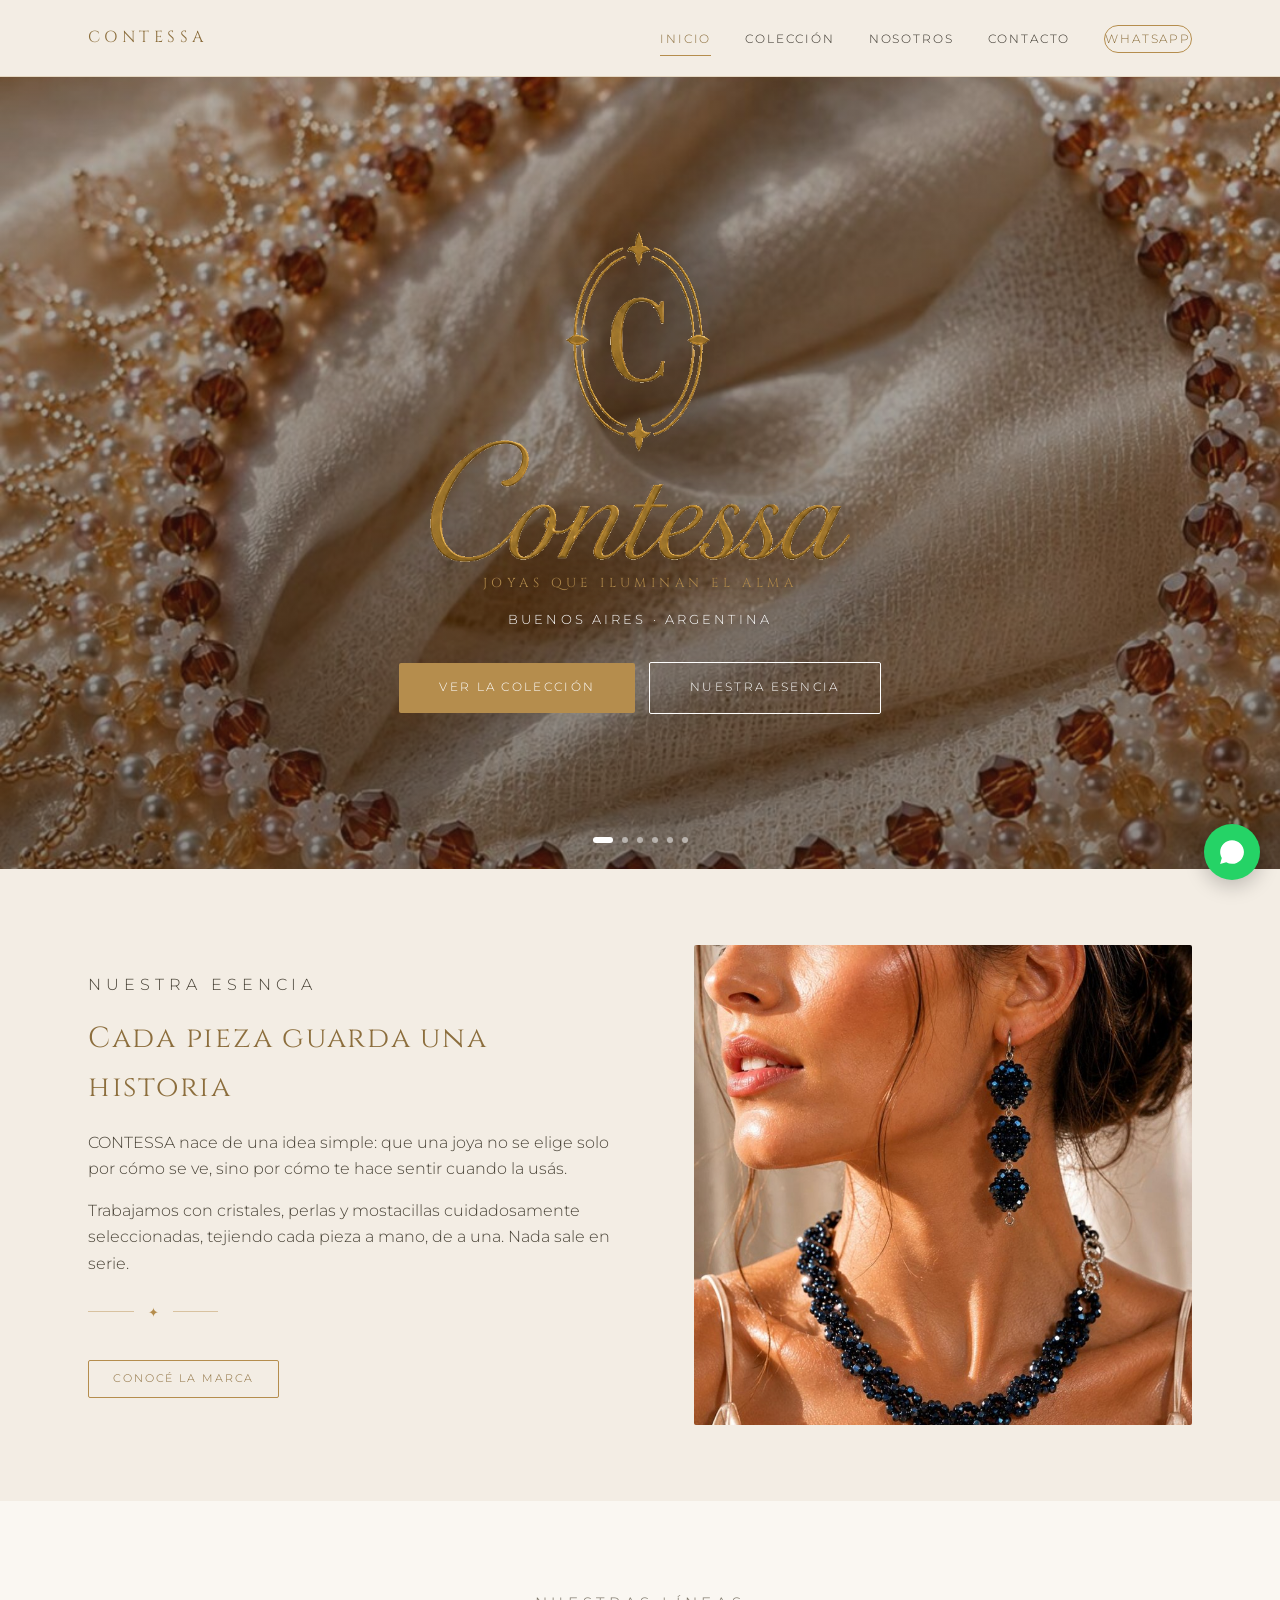
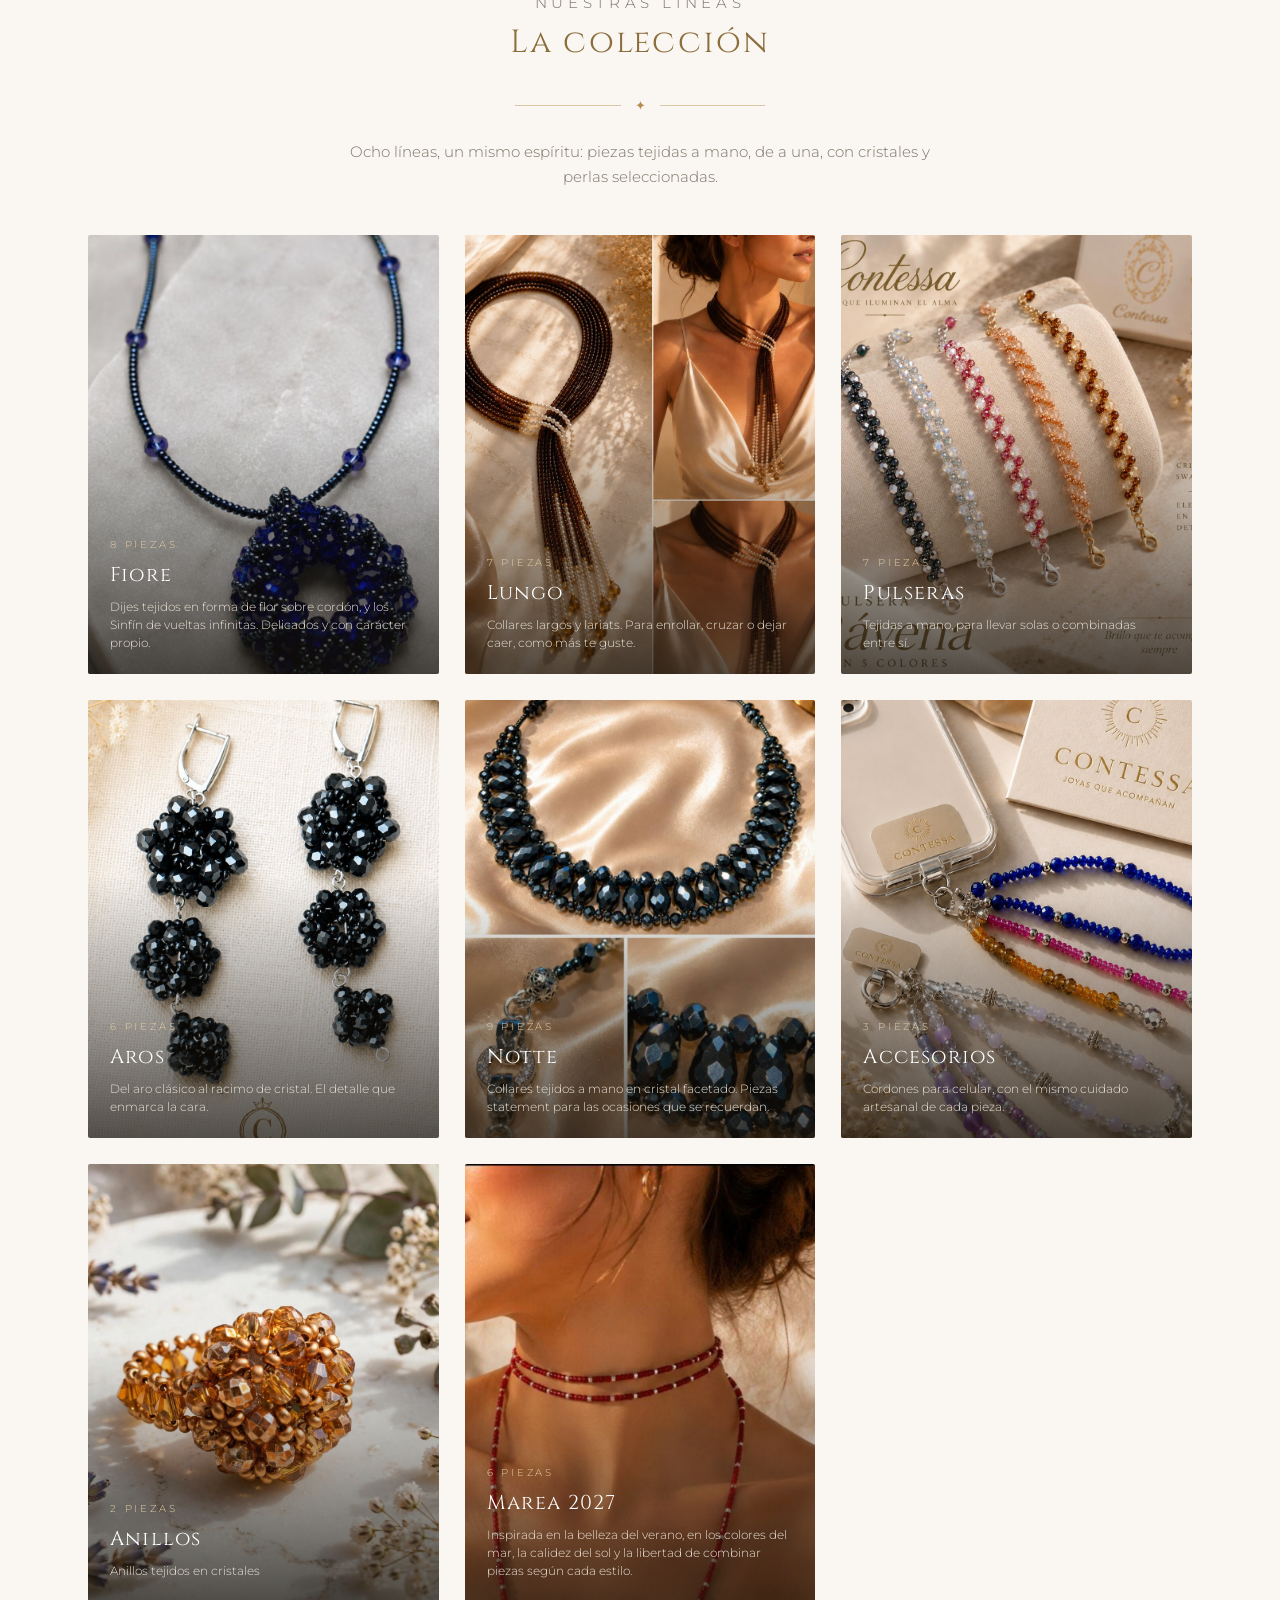
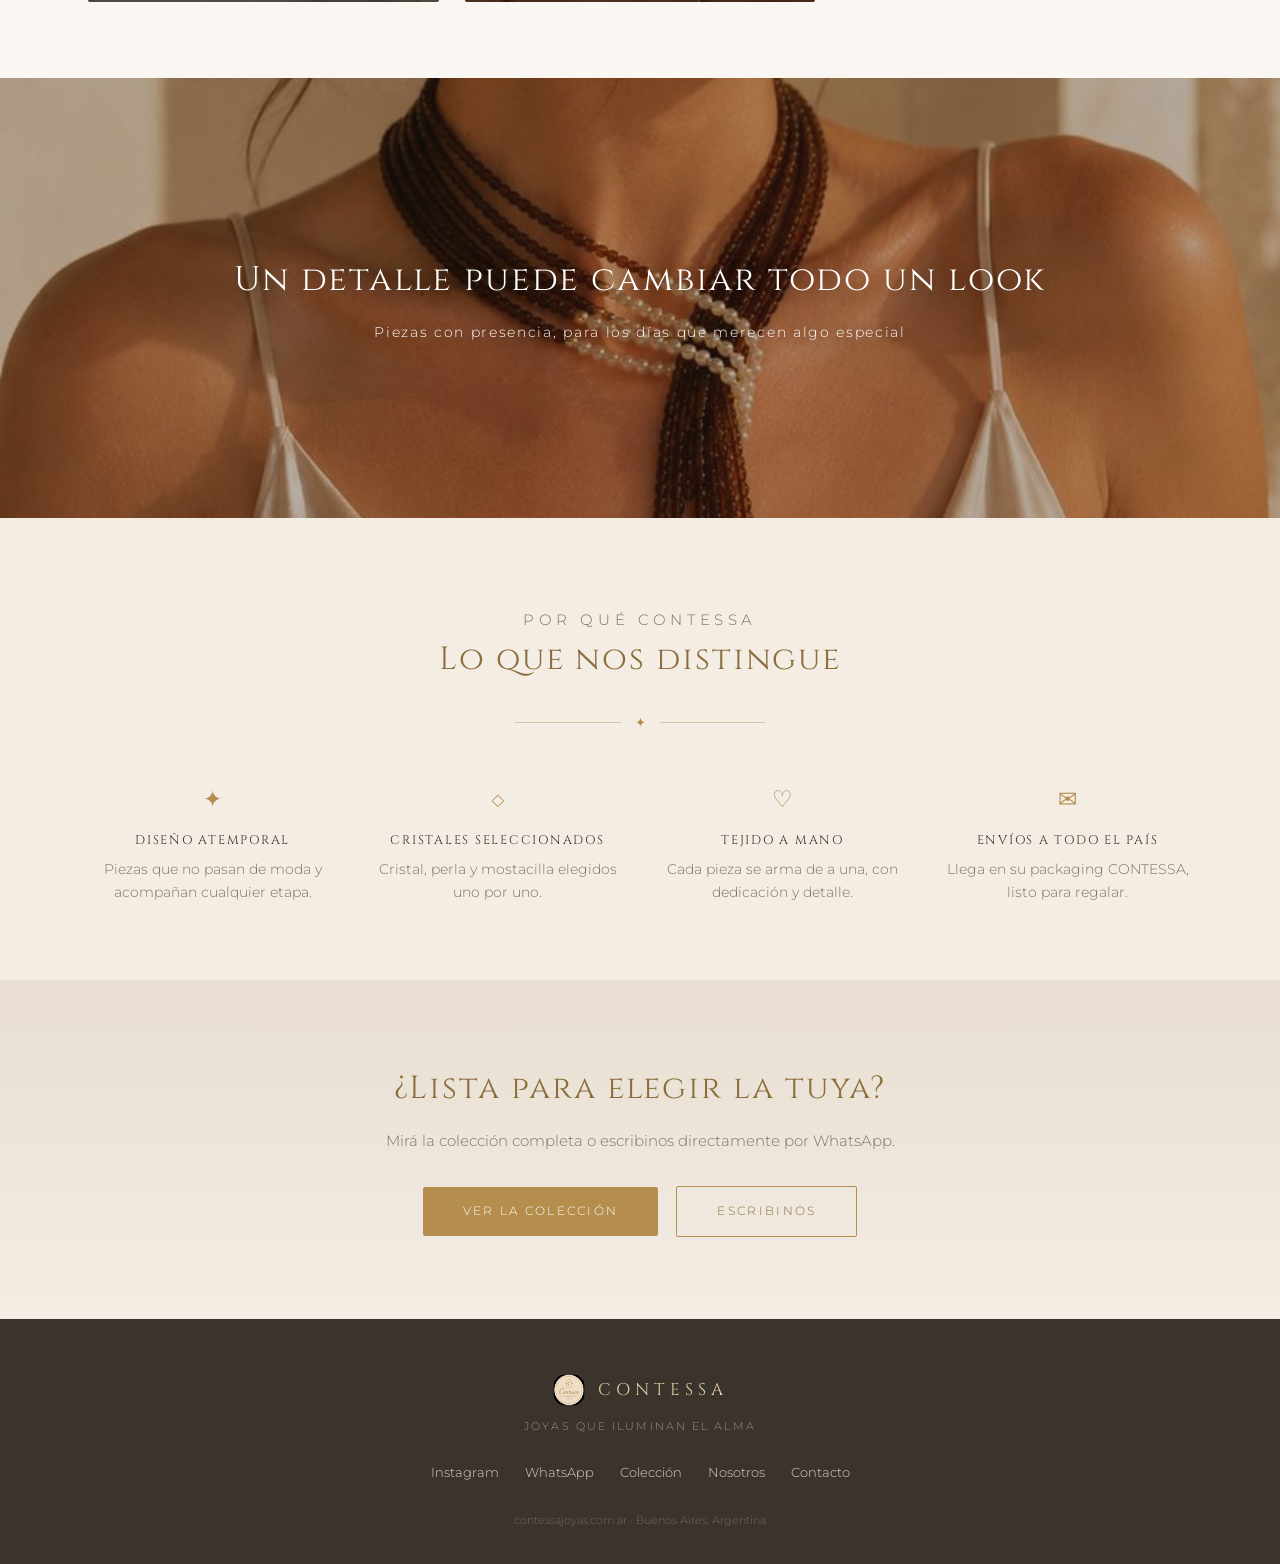
<file: index.html>
<!DOCTYPE html>
<html lang="es">
<head>
<meta charset="UTF-8">
<meta name="viewport" content="width=device-width, initial-scale=1">
<title>CONTESSA — Joyas que iluminan el alma</title>
<meta name="description" content="Bijouterie artesanal inspirada en la elegancia italiana. Piezas únicas de cristales y perlas, tejidas a mano en Buenos Aires. Envíos a todo el país.">
<meta property="og:title" content="CONTESSA — Joyas que iluminan el alma">
<meta property="og:description" content="Bijouterie artesanal inspirada en la elegancia italiana. Piezas únicas tejidas a mano en Buenos Aires.">
<meta property="og:image" content="/img/banda.jpg">
<meta property="og:type" content="website">
<link rel="icon" href="/img/favicon.png">
<link rel="preconnect" href="https://fonts.googleapis.com">
<link rel="preconnect" href="https://fonts.gstatic.com" crossorigin>
<link href="https://fonts.googleapis.com/css2?family=Cormorant+Garamond:wght@300;400;500&family=Cinzel:wght@400;500&family=Montserrat:wght@300;400;500&display=swap" rel="stylesheet">
<link rel="stylesheet" href="/css/estilo.css">
</head>
<body data-page="inicio">

<div id="nav-placeholder"></div>

<header class="hero" id="hero"></header>

<section id="esencia">
  <div class="wrap">
    <div class="esencia">
      <div>
        <p class="eyebrow">Nuestra esencia</p>
        <h2 style="font-size:29px;color:var(--oroOsc);margin-bottom:18px;">Cada pieza guarda una historia</h2>
        <p>CONTESSA nace de una idea simple: que una joya no se elige solo por cómo se ve, sino por cómo te hace sentir cuando la usás.</p>
        <p>Trabajamos con cristales, perlas y mostacillas cuidadosamente seleccionadas, tejiendo cada pieza a mano, de a una. Nada sale en serie.</p>
        <div class="divider" style="margin-left:0;justify-content:flex-start;max-width:130px;"><span>✦</span></div>
        <a class="btn-mini" href="/nosotros.html">Conocé la marca</a>
      </div>
      <div class="foto"><img src="/img/esencia.jpg" alt="Collar CONTESSA" loading="lazy"></div>
    </div>
  </div>
</section>

<section class="alt" id="lineas">
  <div class="wrap">
    <div class="sec-head">
      <p class="eyebrow">Nuestras líneas</p>
      <h2>La colección</h2>
      <div class="divider"><span>✦</span></div>
      <p id="textoLineas">Cada línea nace de una idea distinta. Todas se tejen a mano, de a una, con cristales y perlas seleccionadas.</p>
    </div>
    <div class="lineas-grid" id="lineas-grid"></div>
  </div>
</section>

<div class="banda">
  <img src="/img/banda.jpg" alt="Collar CONTESSA">
  <div class="txt">
    <h2>Un detalle puede cambiar todo un look</h2>
    <p>Piezas con presencia, para los días que merecen algo especial</p>
  </div>
</div>

<section>
  <div class="wrap">
    <div class="sec-head">
      <p class="eyebrow">Por qué CONTESSA</p>
      <h2>Lo que nos distingue</h2>
      <div class="divider"><span>✦</span></div>
    </div>
    <div class="valores">
      <div class="valor"><div class="ico">✦</div><h3>Diseño atemporal</h3><p>Piezas que no pasan de moda y acompañan cualquier etapa.</p></div>
      <div class="valor"><div class="ico">◇</div><h3>Cristales seleccionados</h3><p>Cristal, perla y mostacilla elegidos uno por uno.</p></div>
      <div class="valor"><div class="ico">♡</div><h3>Tejido a mano</h3><p>Cada pieza se arma de a una, con dedicación y detalle.</p></div>
      <div class="valor"><div class="ico">✉</div><h3>Envíos a todo el país</h3><p>Llega en su packaging CONTESSA, listo para regalar.</p></div>
    </div>
  </div>
</section>

<section class="cierre">
  <div class="wrap">
    <h2>¿Lista para elegir la tuya?</h2>
    <p>Mirá la colección completa o escribinos directamente por WhatsApp.</p>
    <a class="cta" href="/coleccion.html">Ver la colección</a>
    <a class="cta linea2" style="color:var(--oroOsc);border-color:var(--oro);" data-wa data-wa-msg="Hola CONTESSA! Quiero consultar por una pieza" href="#" target="_blank" rel="noopener">Escribinos</a>
  </div>
</section>

<div id="footer-placeholder"></div>

<script src="/js/datos.js"></script>
<script src="https://identity.netlify.com/v1/netlify-identity-widget.js"></script>
<script>
(function(){
  CONTESSA.renderNav();

  var hero = document.getElementById('hero');
  var slidesHtml = '';
  var dotsHtml = '';

  CONTESSA.cargarDatos().then(function(d){
    CONTESSA.renderFooter(d.cfg);
    var l = CONTESSA.aplicarContactoGlobal(d.cfg);

    if (d.cfg.titular) {} // reservado
    if (d.cfg.textoLineas) document.getElementById('textoLineas').textContent = d.cfg.textoLineas;

    // ---- Hero carousel ----
    var fotos = d.portada && d.portada.length ? d.portada : ['/img/banda.jpg'];
    fotos.forEach(function(src, i){
      slidesHtml += '<div class="hero-slide' + (i===0?' activa':'') + '"><img src="' + CONTESSA.esc(src) + '" alt="CONTESSA" loading="' + (i===0?'eager':'lazy') + '"></div>';
      dotsHtml += '<span' + (i===0?' class="activo"':'') + '></span>';
    });
    hero.innerHTML = slidesHtml
      + '<div class="hero-contenido">'
      +   '<h1 id="titular" class="sr-only">CONTESSA — ' + CONTESSA.esc(d.cfg.titular || 'Joyas que iluminan el alma') + '</h1>'
      +   '<img class="logo" src="/img/logo-hero.png" alt="CONTESSA — Joyas que iluminan el alma">'
      +   '<p class="hero-tagline">' + CONTESSA.esc(d.cfg.titular || 'Joyas que iluminan el alma') + '</p>'
      +   '<p class="sub" id="ubicacion">' + CONTESSA.esc(d.cfg.ubicacion || 'Buenos Aires · Argentina') + '</p>'
      +   '<a class="cta" href="/coleccion.html">Ver la colección</a>'
      +   '<a class="cta linea2" href="/nosotros.html">Nuestra esencia</a>'
      + '</div>'
      + '<div class="hero-dots">' + dotsHtml + '</div>';

    if (fotos.length > 1) {
      var idx = 0;
      var slides = hero.querySelectorAll('.hero-slide');
      var dots = hero.querySelectorAll('.hero-dots span');
      setInterval(function(){
        slides[idx].classList.remove('activa');
        dots[idx].classList.remove('activo');
        idx = (idx + 1) % slides.length;
        slides[idx].classList.add('activa');
        dots[idx].classList.add('activo');
      }, 4800);
    }

    // ---- Líneas grid (una foto representativa por línea) ----
    var cont = document.getElementById('lineas-grid');
    cont.innerHTML = d.cols.map(function(c){
      var piezaRep = d.piezas.find(function(p){ return p.coleccion === c.nombre; });
      var foto = piezaRep ? piezaRep.foto : '/img/banda.jpg';
      var cant = d.piezas.filter(function(p){ return p.coleccion === c.nombre; }).length;
      return ''
        + '<a class="linea-card" href="/coleccion.html?linea=' + encodeURIComponent(c.nombre) + '">'
        +   '<img src="' + CONTESSA.esc(foto) + '" alt="Línea ' + CONTESSA.esc(c.nombre) + '">'
        +   '<div class="txt"><span class="sm">' + cant + ' ' + (cant===1?'pieza':'piezas') + '</span><h3>' + CONTESSA.esc(c.nombre) + '</h3><p>' + CONTESSA.esc(c.descripcion) + '</p></div>'
        + '</a>';
    }).join('');
  });
})();
</script>

</body>
</html>
</file>
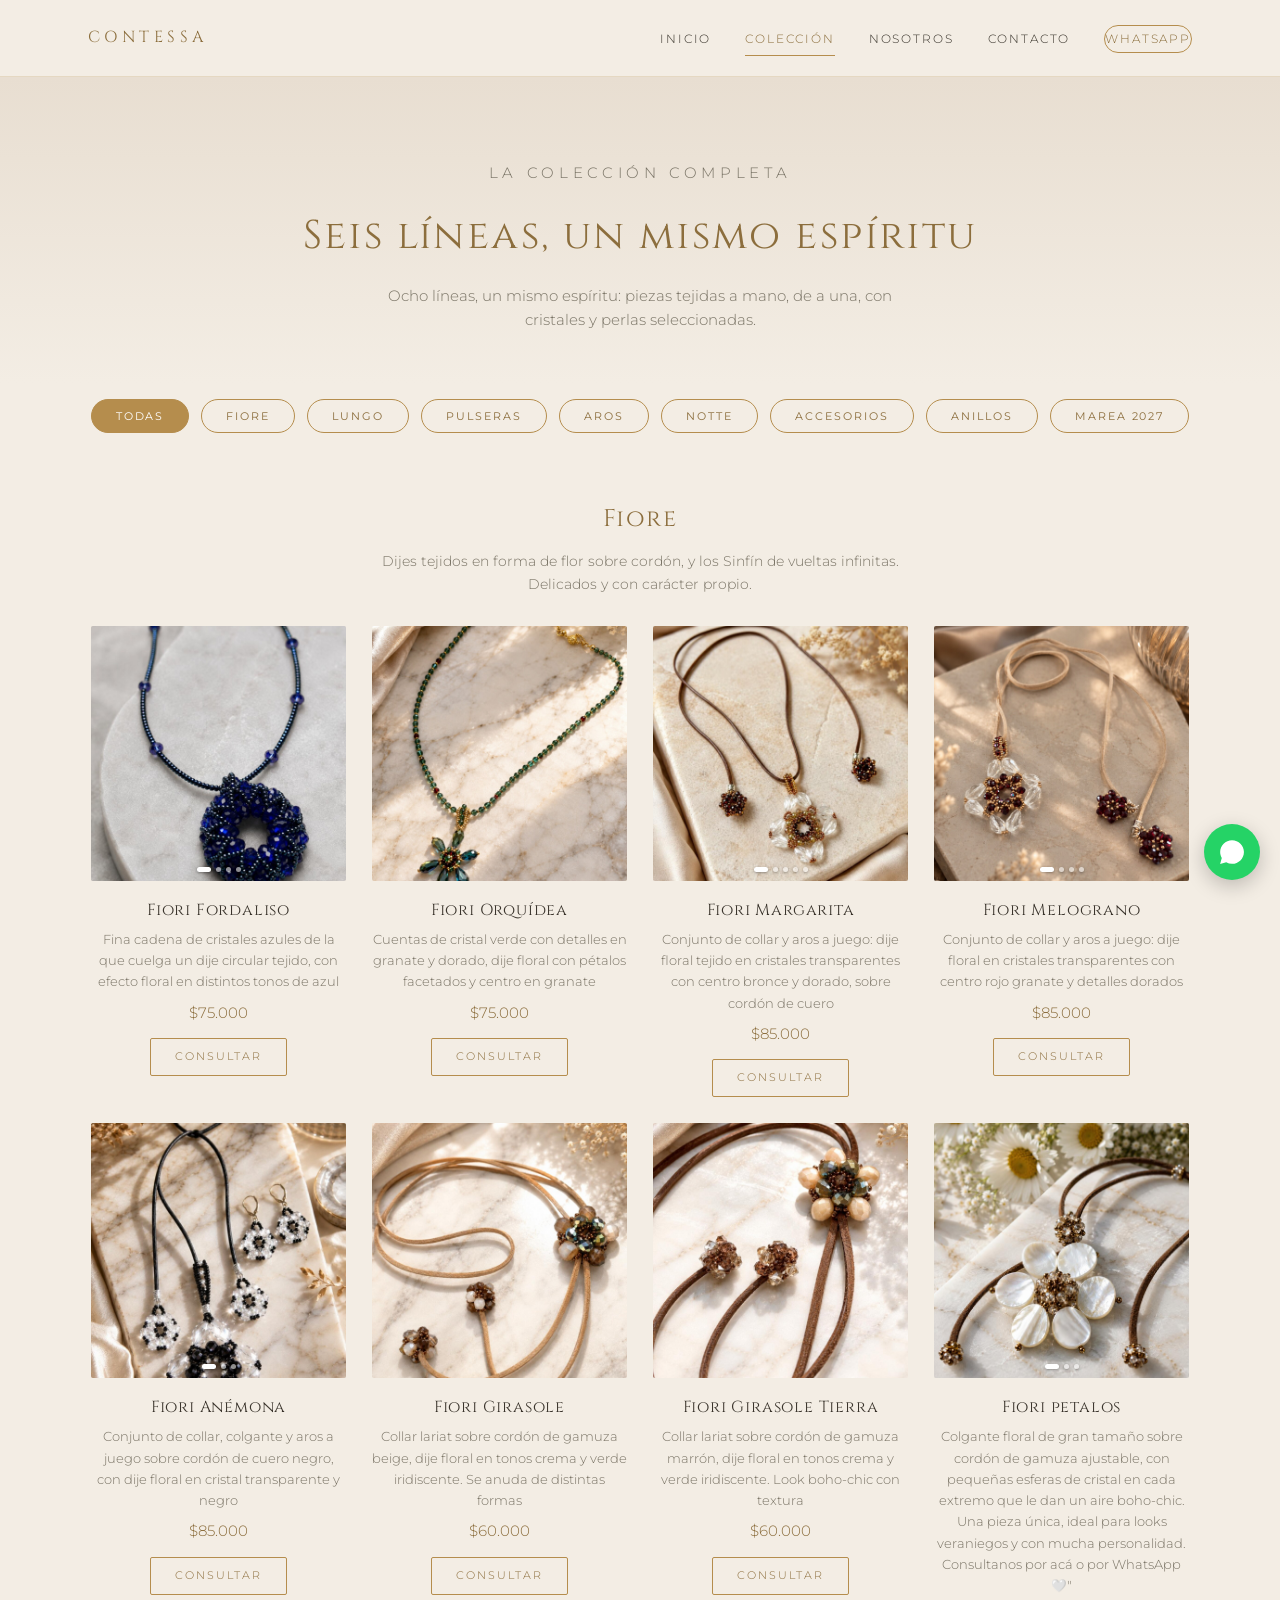
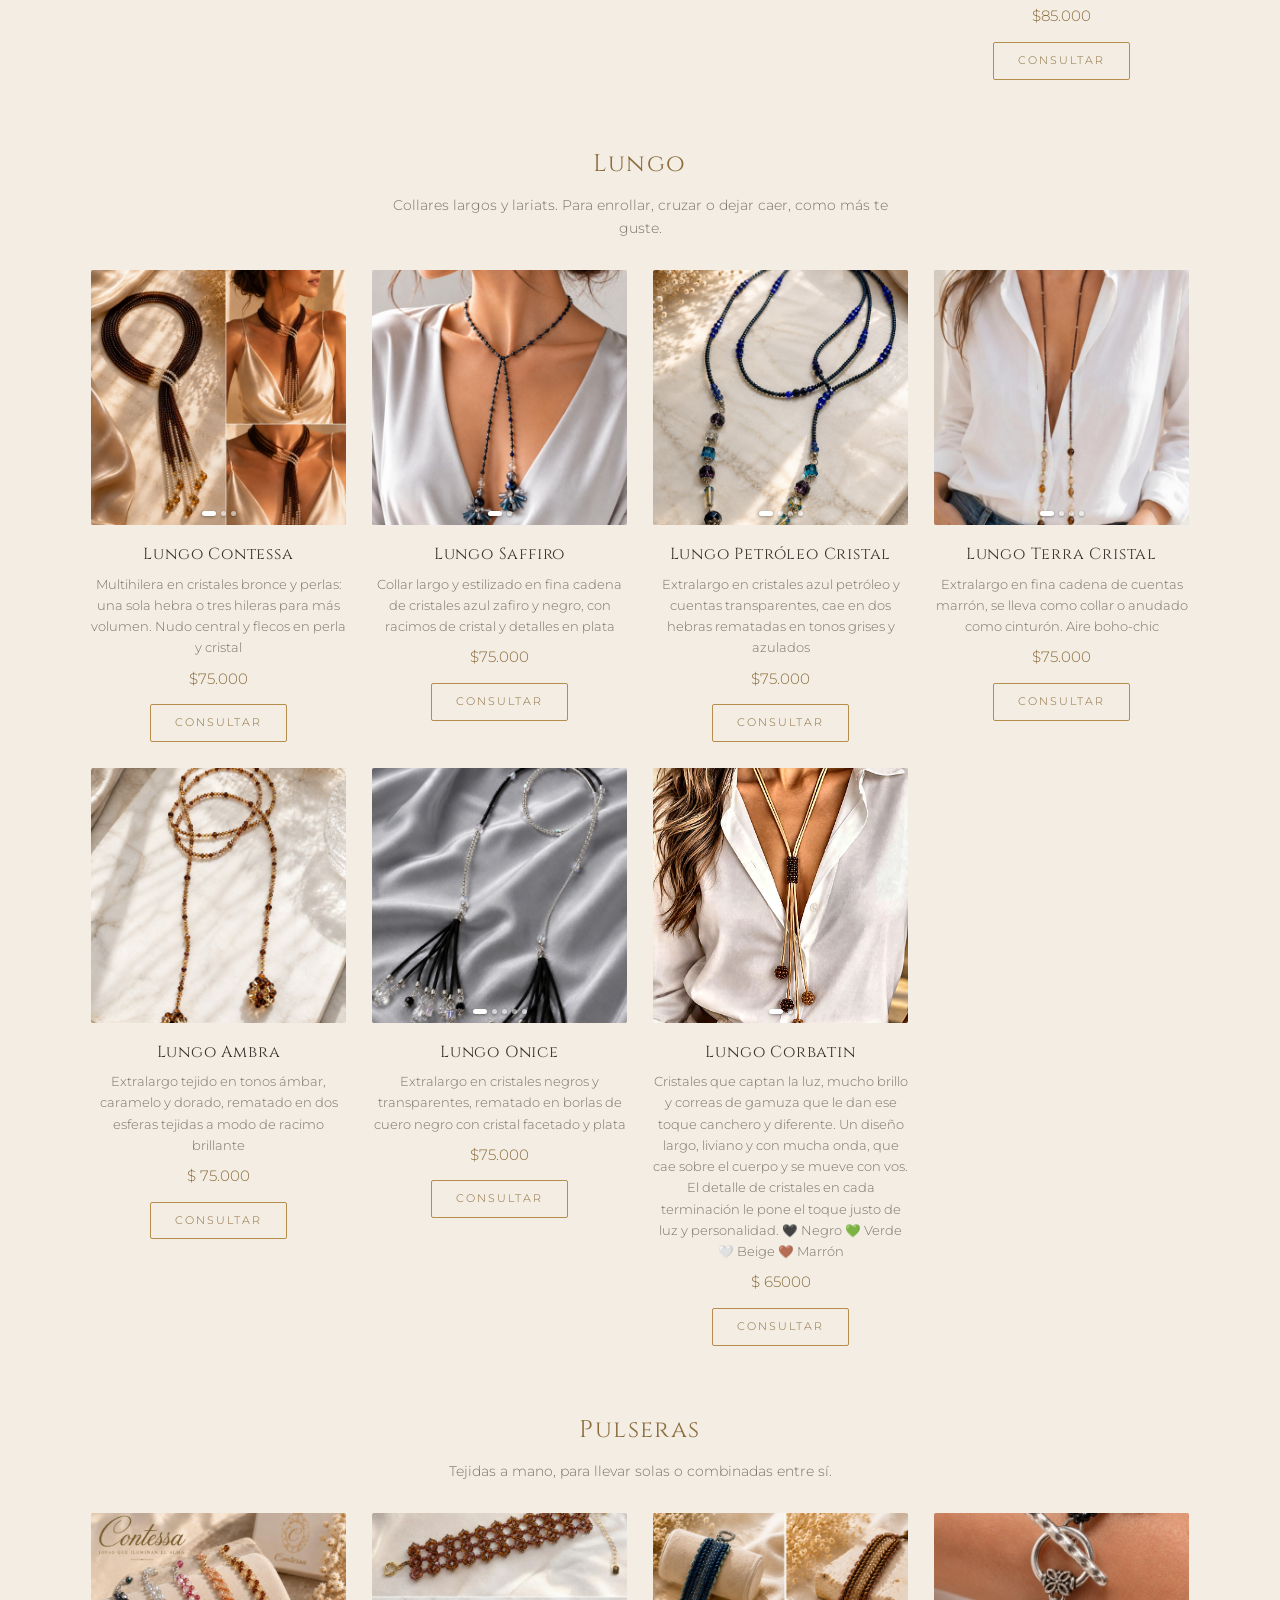
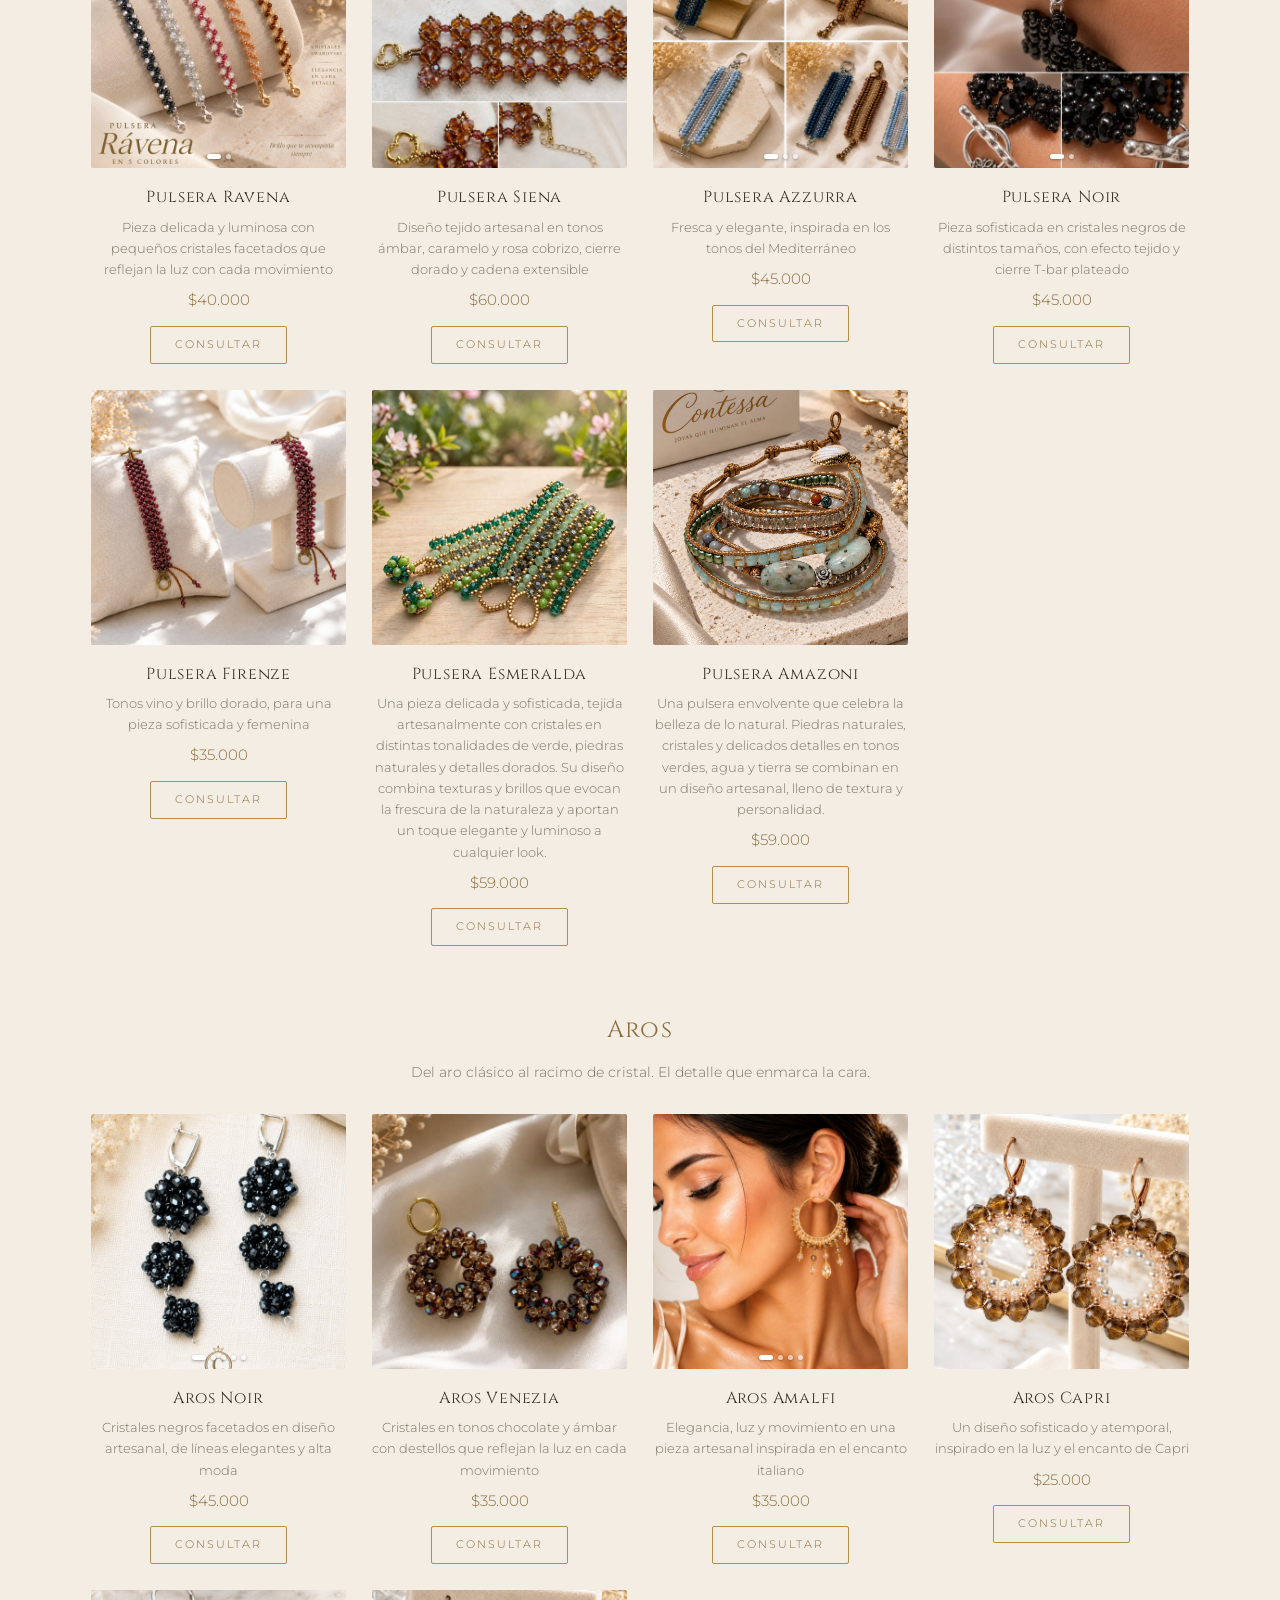
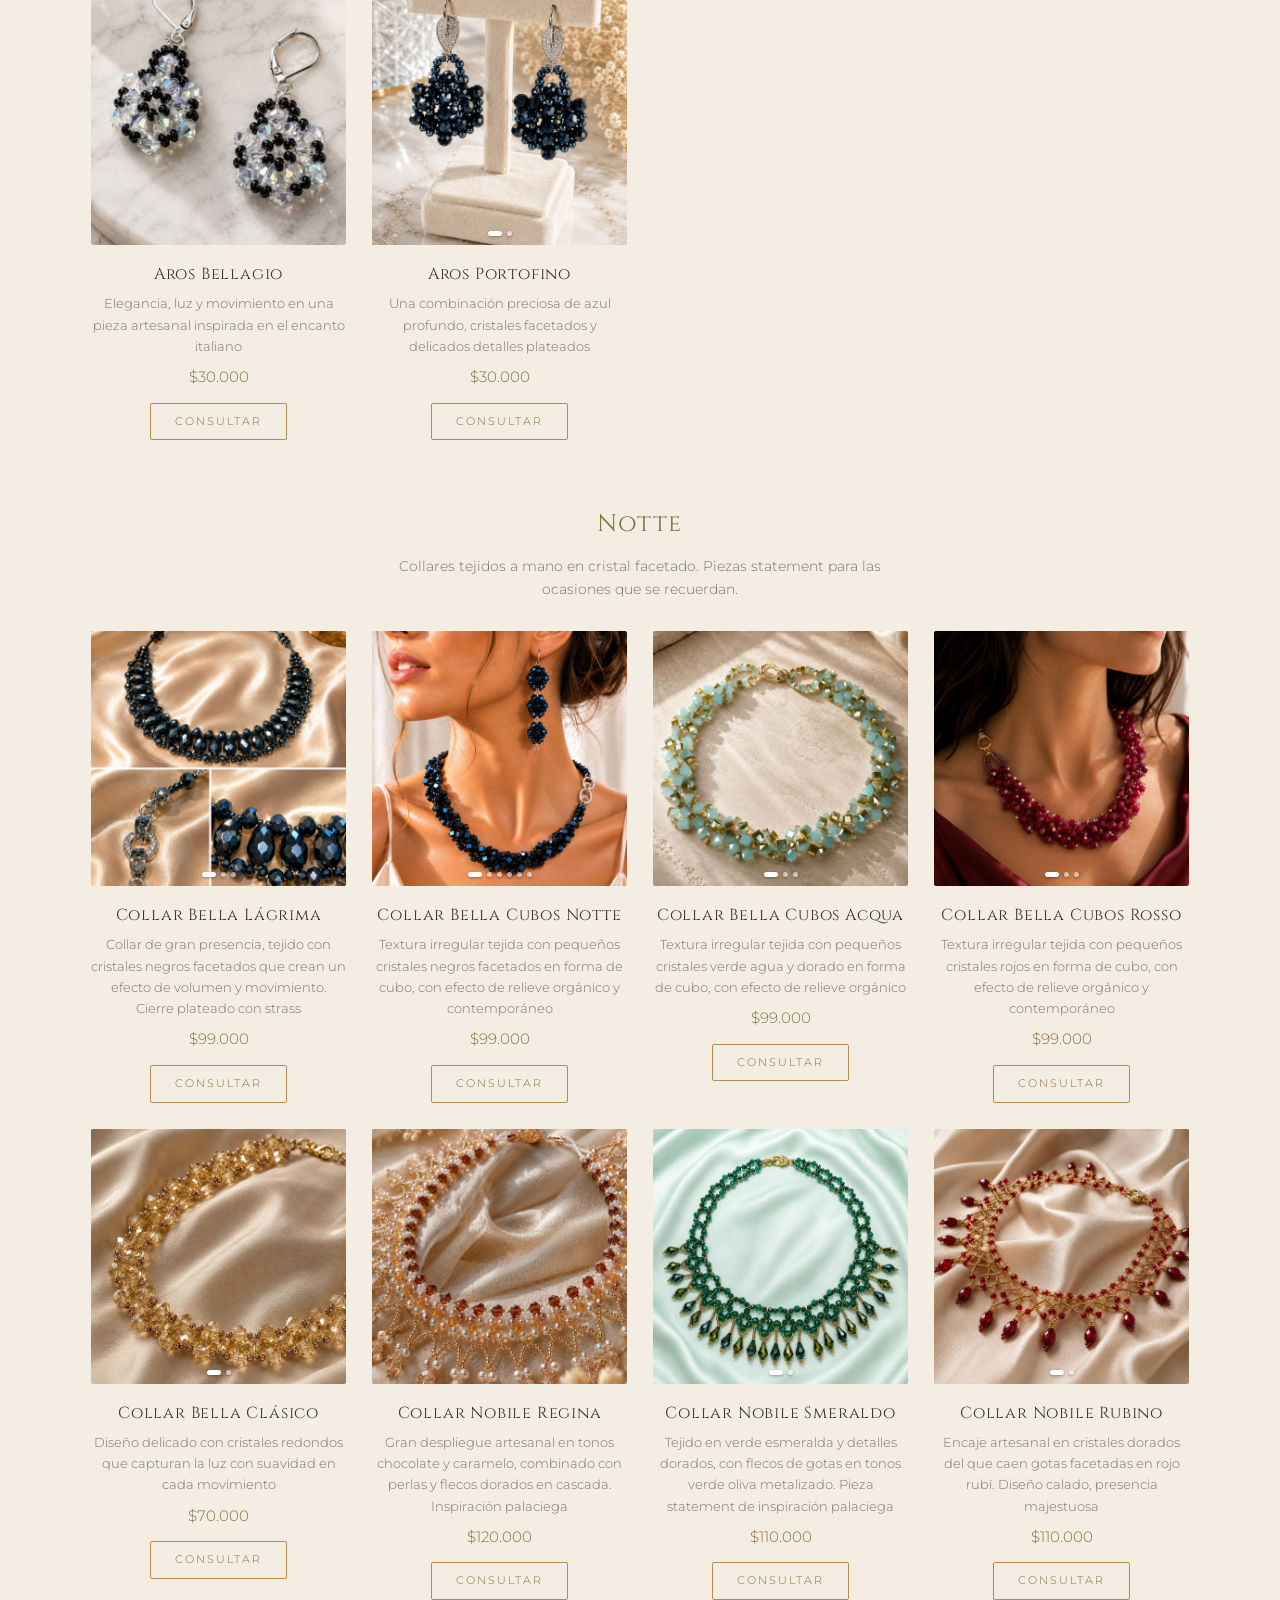
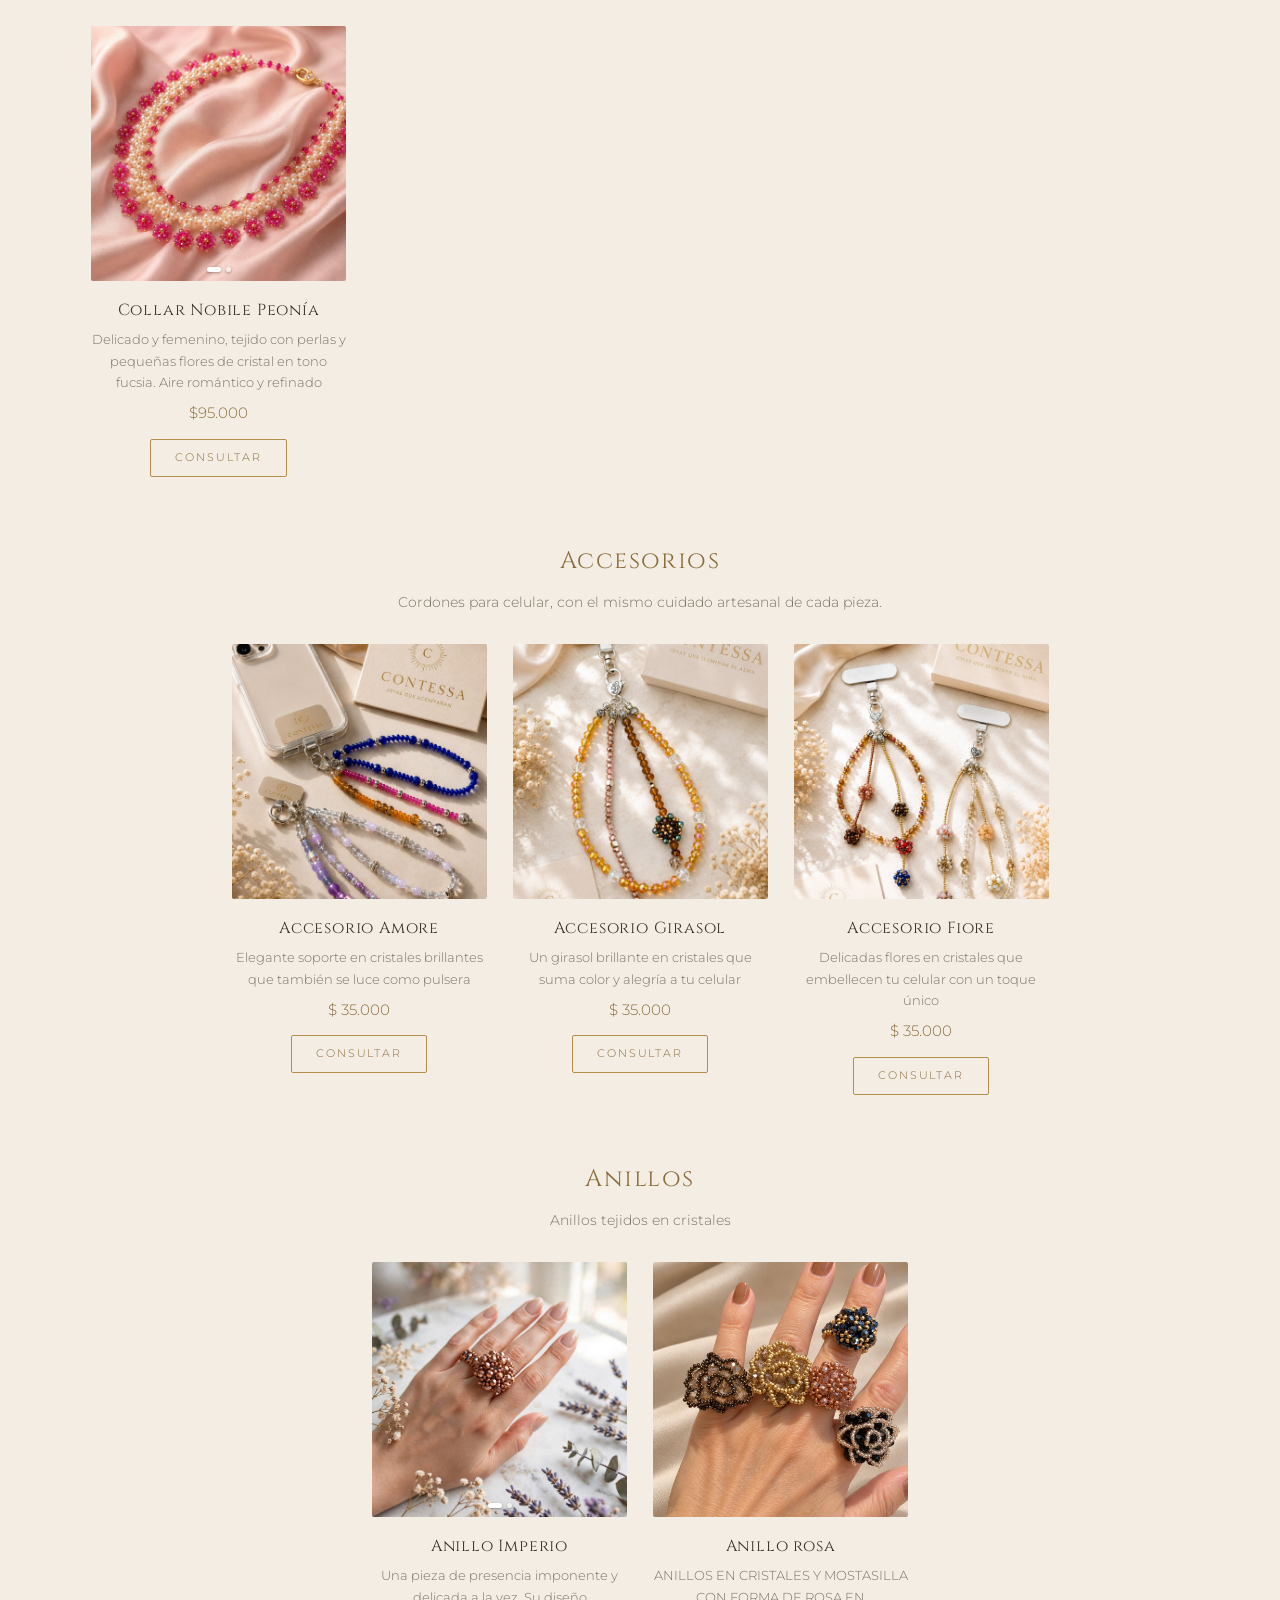
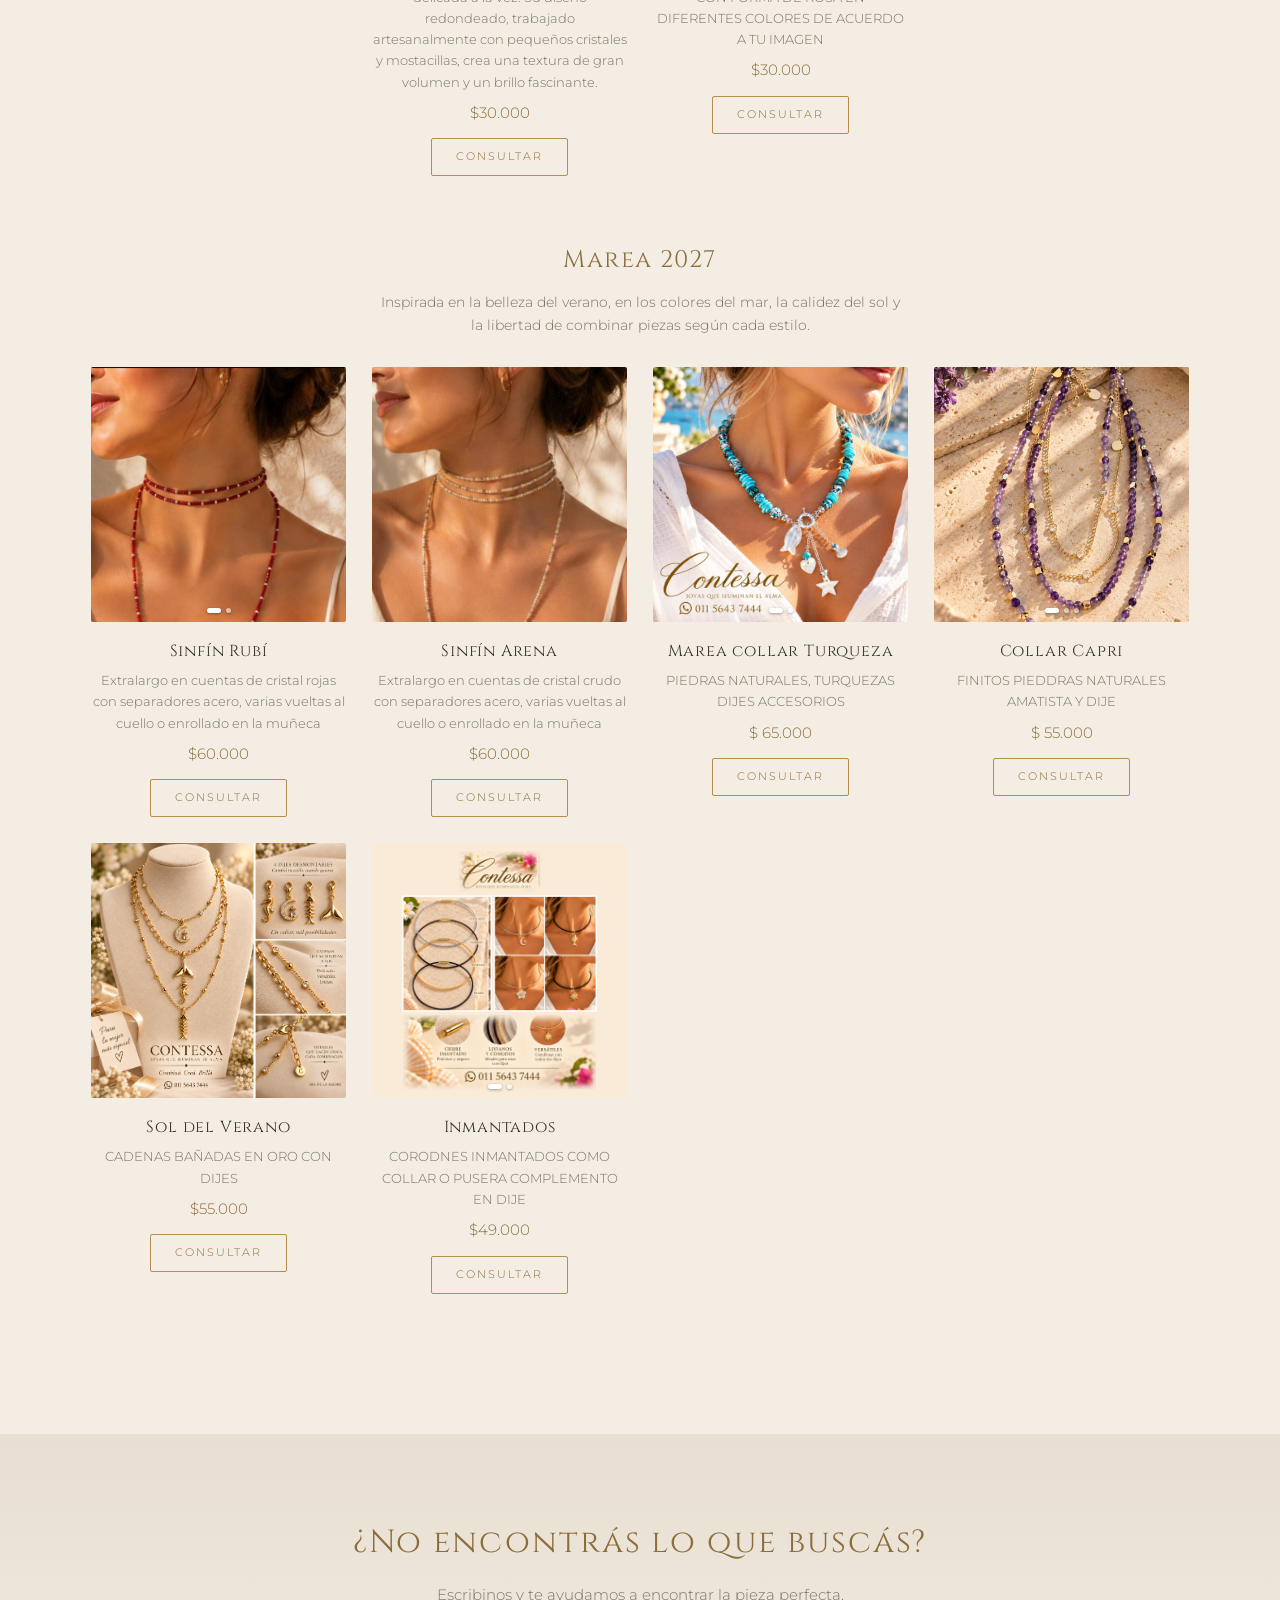
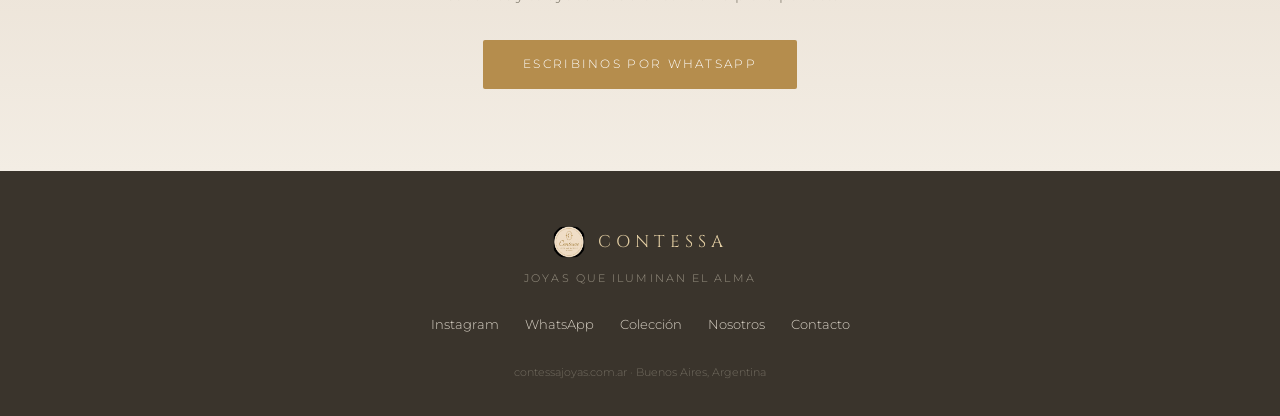
<file: coleccion - copia.html>
<!DOCTYPE html>
<html lang="es">
<head>
<meta charset="UTF-8">
<meta name="viewport" content="width=device-width, initial-scale=1">
<title>Colección — CONTESSA</title>
<meta name="description" content="Descubrí las seis líneas de CONTESSA: Gala, Lungo, Fiore, Aros, Pulseras y Accesorios. Piezas tejidas a mano en cristal y perlas.">
<link rel="icon" href="/img/favicon.png">
<link rel="preconnect" href="https://fonts.googleapis.com">
<link rel="preconnect" href="https://fonts.gstatic.com" crossorigin>
<link href="https://fonts.googleapis.com/css2?family=Cormorant+Garamond:wght@300;400;500&family=Cinzel:wght@400;500&family=Montserrat:wght@300;400;500&display=swap" rel="stylesheet">
<link rel="stylesheet" href="/css/estilo.css">
</head>
<body data-page="coleccion">

<div id="nav-placeholder"></div>

<div class="pagehero">
  <div class="wrap">
    <p class="eyebrow">La colección completa</p>
    <h1>Seis líneas, un mismo espíritu</h1>
    <p id="textoLineas">Cada línea nace de una idea distinta. Todas se tejen a mano, de a una, con cristales y perlas seleccionadas.</p>
  </div>
</div>

<section style="padding-top:0;">
  <div class="wrap">
    <div class="chips" id="chips"></div>
    <div id="lineas-cont"></div>
  </div>
</section>

<section class="cierre">
  <div class="wrap">
    <h2>¿No encontrás lo que buscás?</h2>
    <p>Escribinos y te ayudamos a encontrar la pieza perfecta.</p>
    <a class="cta" data-wa data-wa-msg="Hola CONTESSA! Quiero consultar por una pieza" href="#" target="_blank" rel="noopener">Escribinos por WhatsApp</a>
  </div>
</section>

<div id="footer-placeholder"></div>

<script src="/js/datos.js"></script>
<script src="https://identity.netlify.com/v1/netlify-identity-widget.js"></script>
<script>
(function(){
  CONTESSA.renderNav();

  CONTESSA.cargarDatos().then(function(d){
    CONTESSA.renderFooter(d.cfg);
    var l = CONTESSA.aplicarContactoGlobal(d.cfg);
    if (d.cfg.textoLineas) document.getElementById('textoLineas').textContent = d.cfg.textoLineas;

    var grupos = CONTESSA.agrupar(d.cols, d.piezas);

    // chips
    var chips = document.getElementById('chips');
    var botones = ['<button data-f="todas" class="activo">Todas</button>']
      .concat(grupos.map(function(g){ return '<button data-f="' + CONTESSA.slug(g.nombre) + '">' + CONTESSA.esc(g.nombre) + '</button>'; }));
    chips.innerHTML = botones.join('');

    // bloques
    var cont = document.getElementById('lineas-cont');
    cont.innerHTML = grupos.map(function(g){
      var cards = g.items.map(function(p){ return CONTESSA.tarjetaPieza(p, l); }).join('');
      return ''
        + '<div class="linea-bloque" data-linea="' + CONTESSA.slug(g.nombre) + '" id="linea-' + CONTESSA.slug(g.nombre) + '">'
        +   '<div class="linea-head">'
        +     '<h3>' + CONTESSA.esc(g.nombre) + '</h3>'
        +     (g.descripcion ? '<p>' + CONTESSA.esc(g.descripcion) + '</p>' : '')
        +   '</div>'
        +   '<div class="grid">' + cards + '</div>'
        + '</div>';
    }).join('');

    function filtrar(f){
      chips.querySelectorAll('button').forEach(function(b){ b.classList.toggle('activo', b.getAttribute('data-f') === f); });
      cont.querySelectorAll('.linea-bloque').forEach(function(bloque){
        bloque.style.display = (f === 'todas' || bloque.getAttribute('data-linea') === f) ? '' : 'none';
      });
    }
    chips.addEventListener('click', function(e){
      var btn = e.target.closest('button');
      if (!btn) return;
      filtrar(btn.getAttribute('data-f'));
    });

    // deep-link ?linea=Gala
    var params = new URLSearchParams(location.search);
    var pedida = params.get('linea');
    if (pedida) {
      var f = CONTESSA.slug(pedida);
      filtrar(f);
      var el = document.getElementById('linea-' + f);
      if (el) setTimeout(function(){ el.scrollIntoView({behavior:'smooth', block:'start'}); }, 150);
    }
  });
})();
</script>

</body>
</html>
</file>
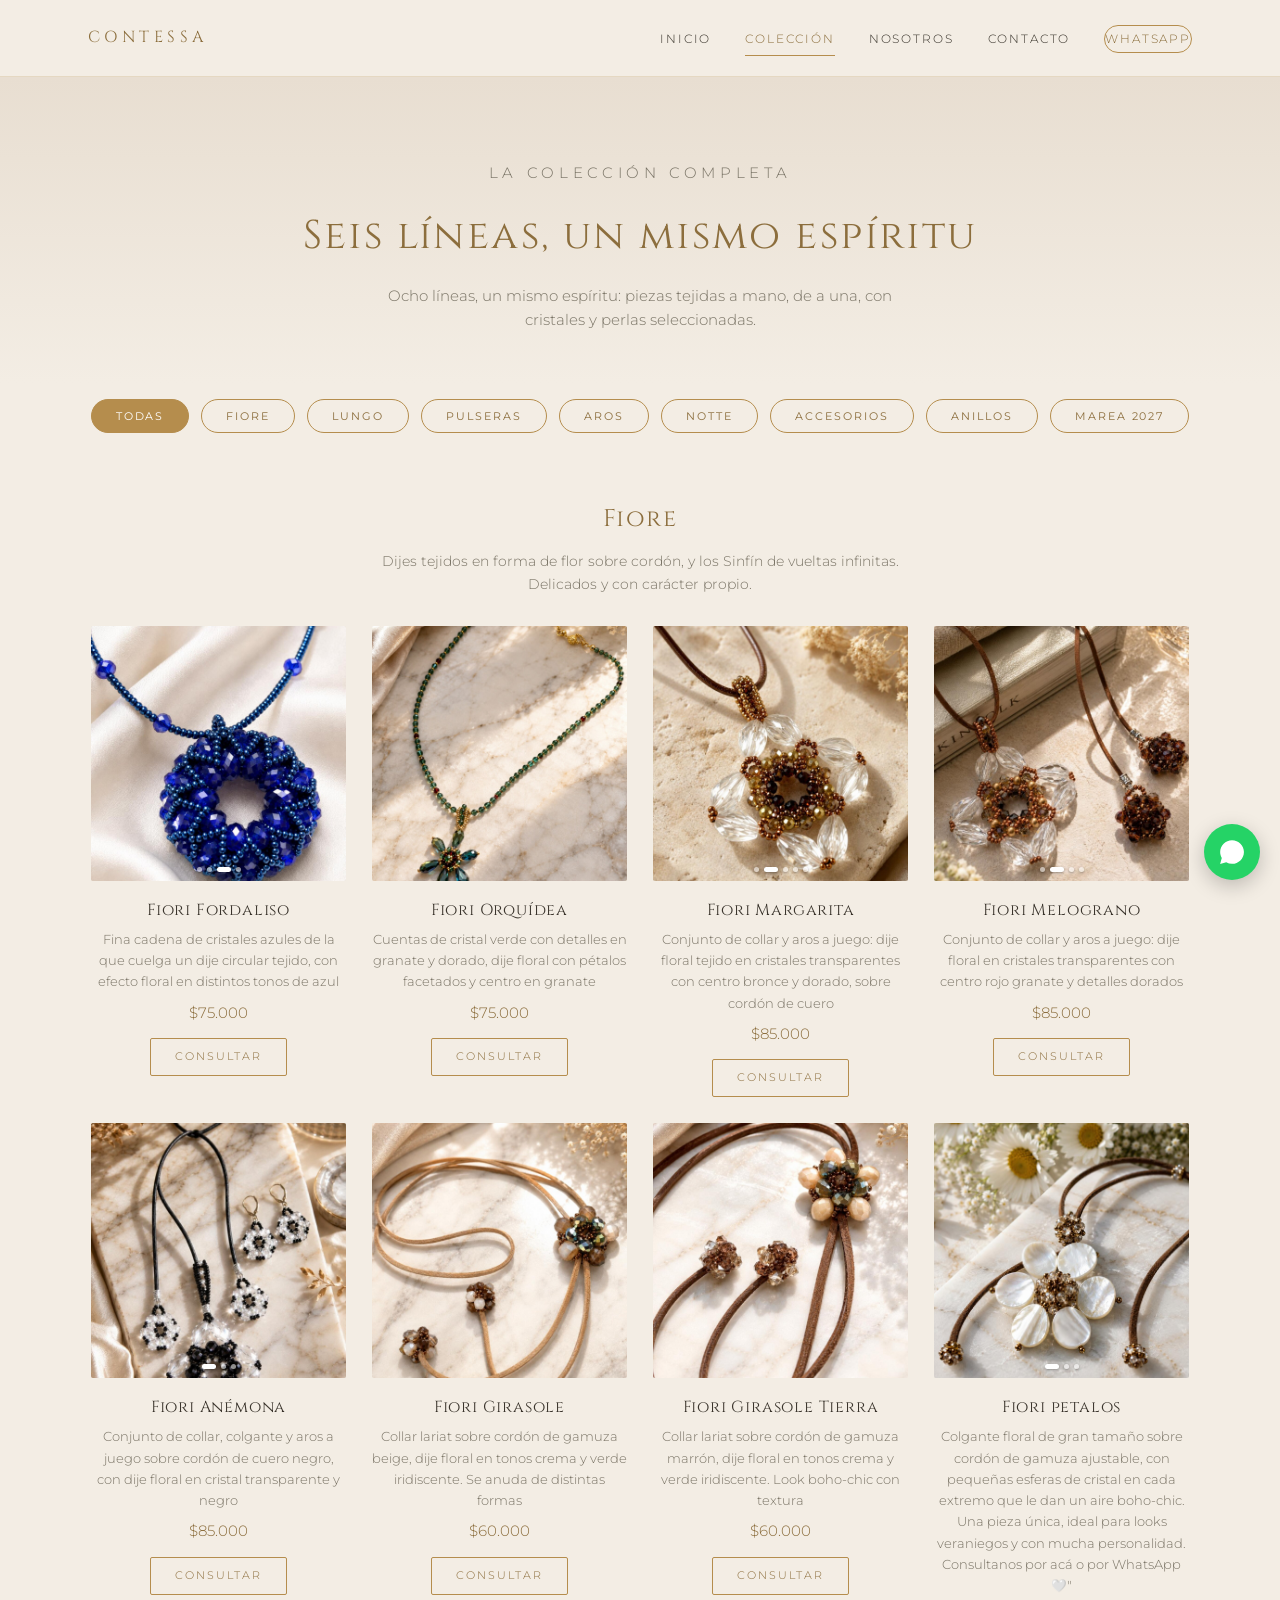
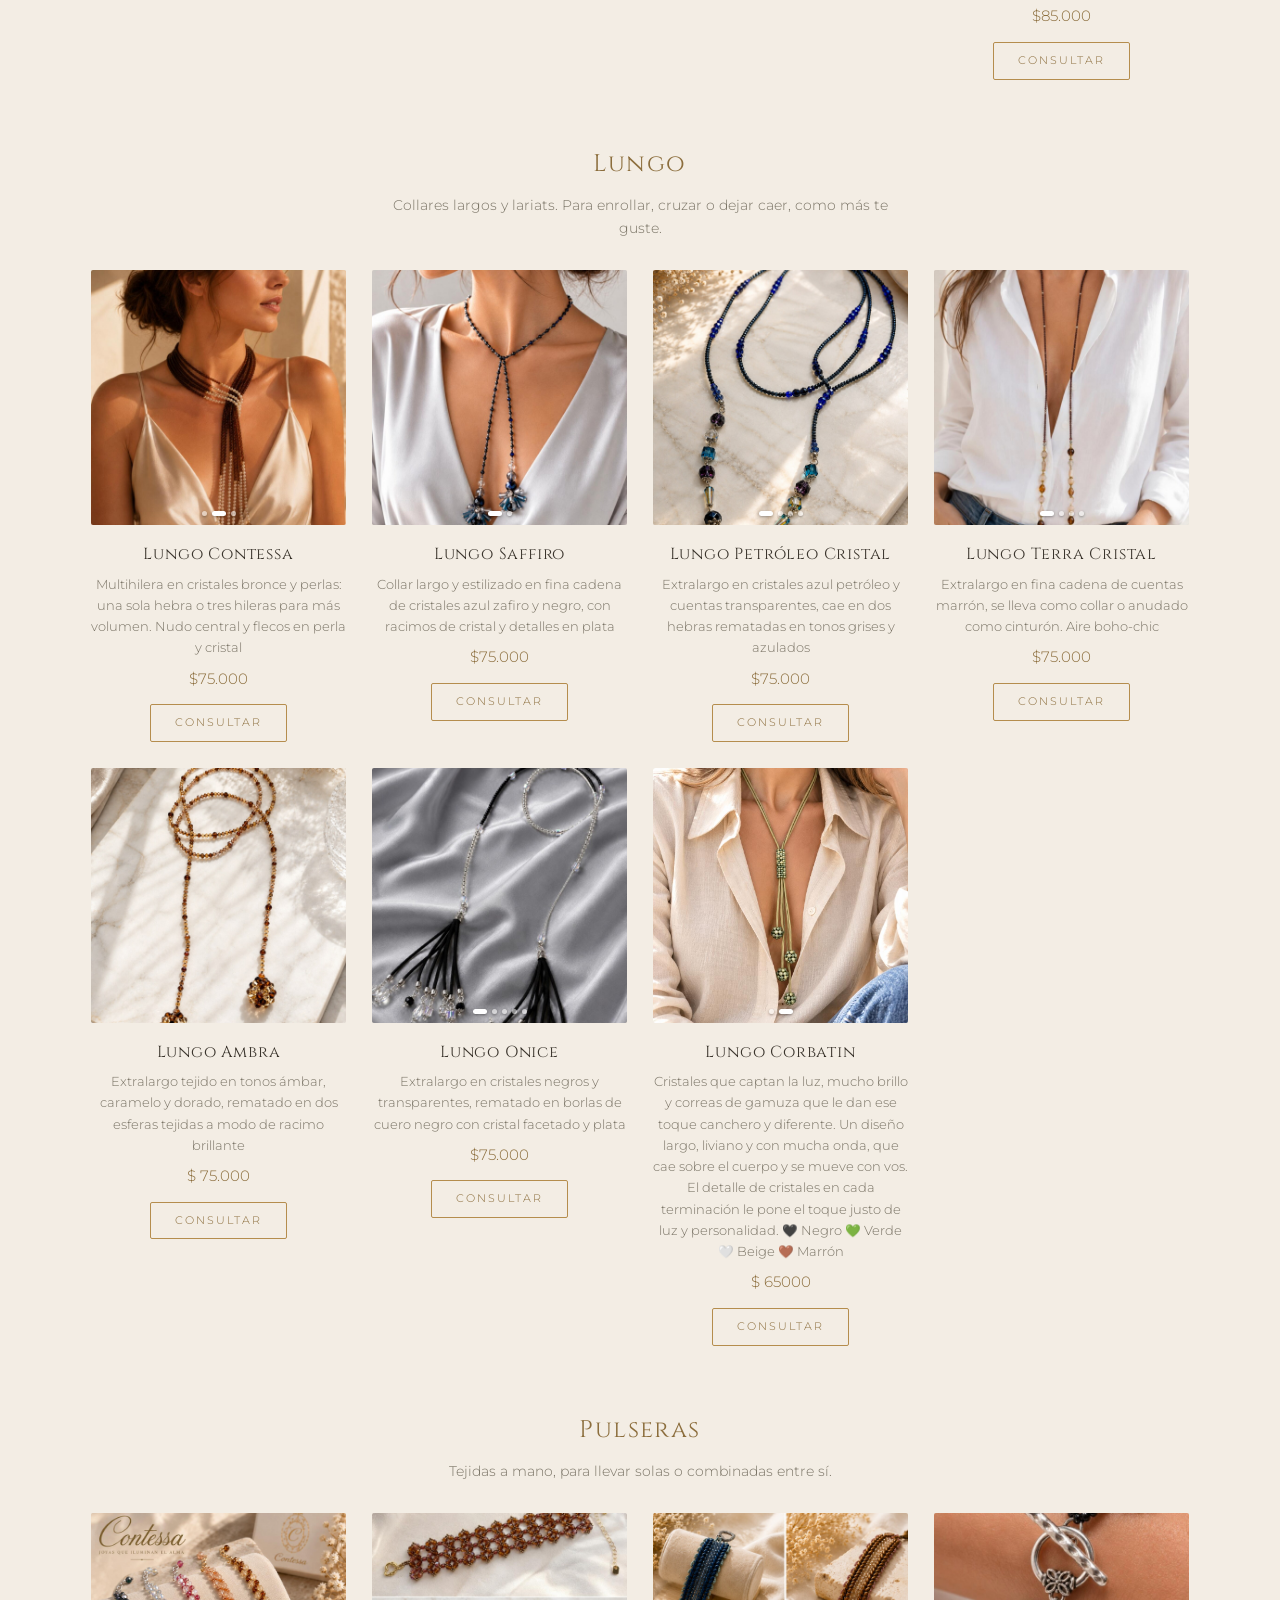
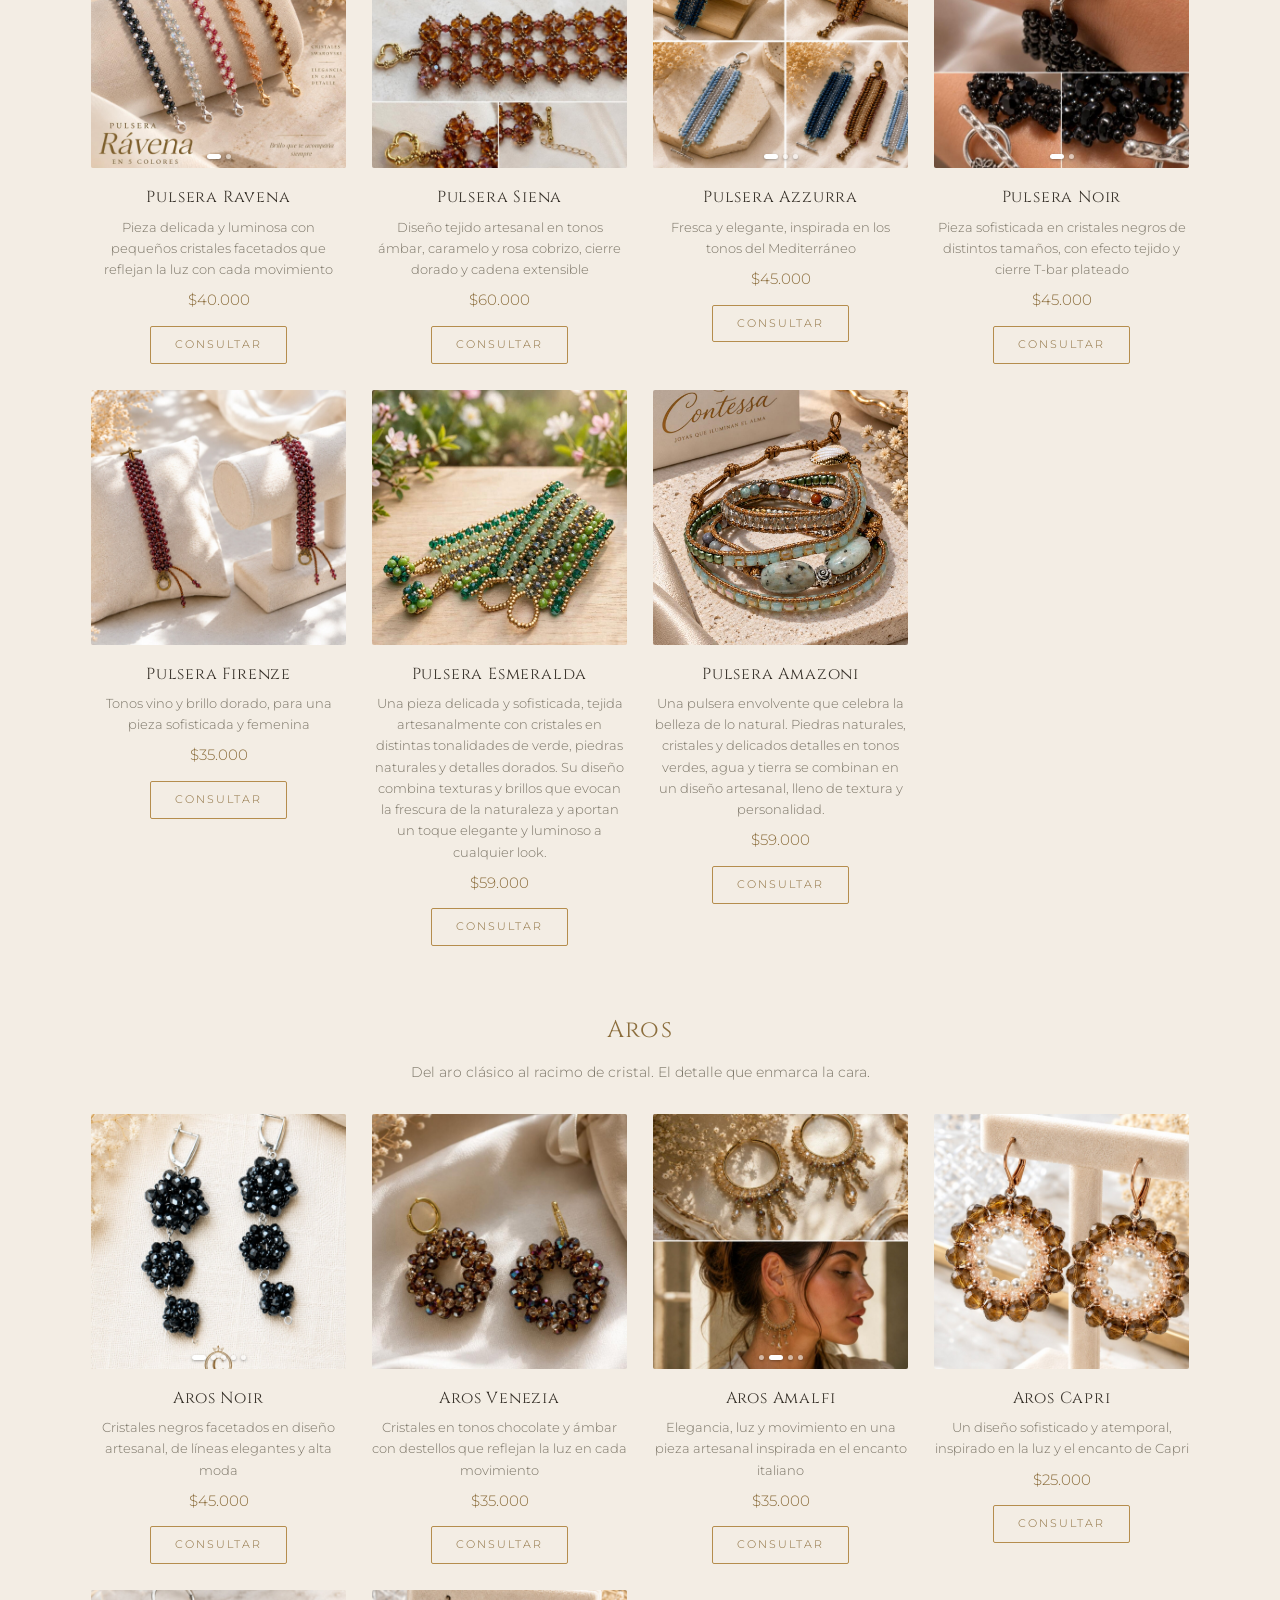
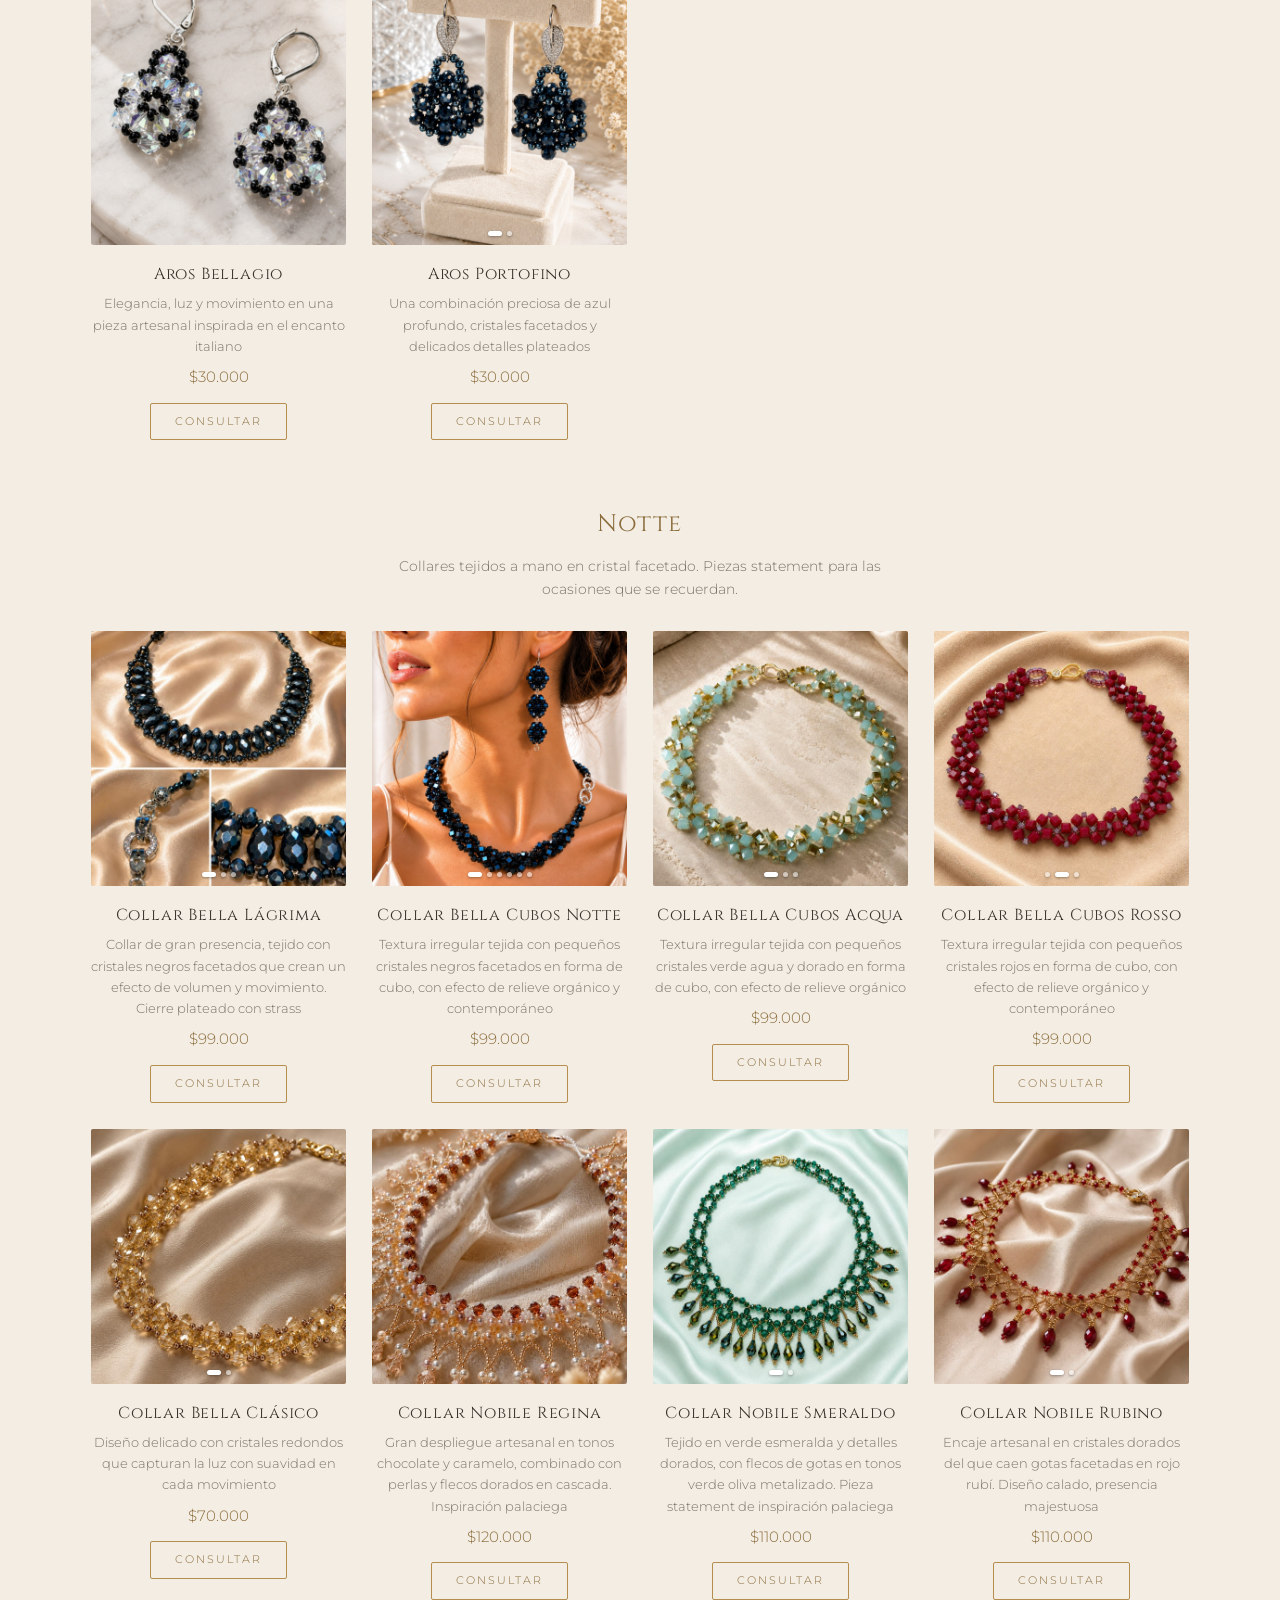
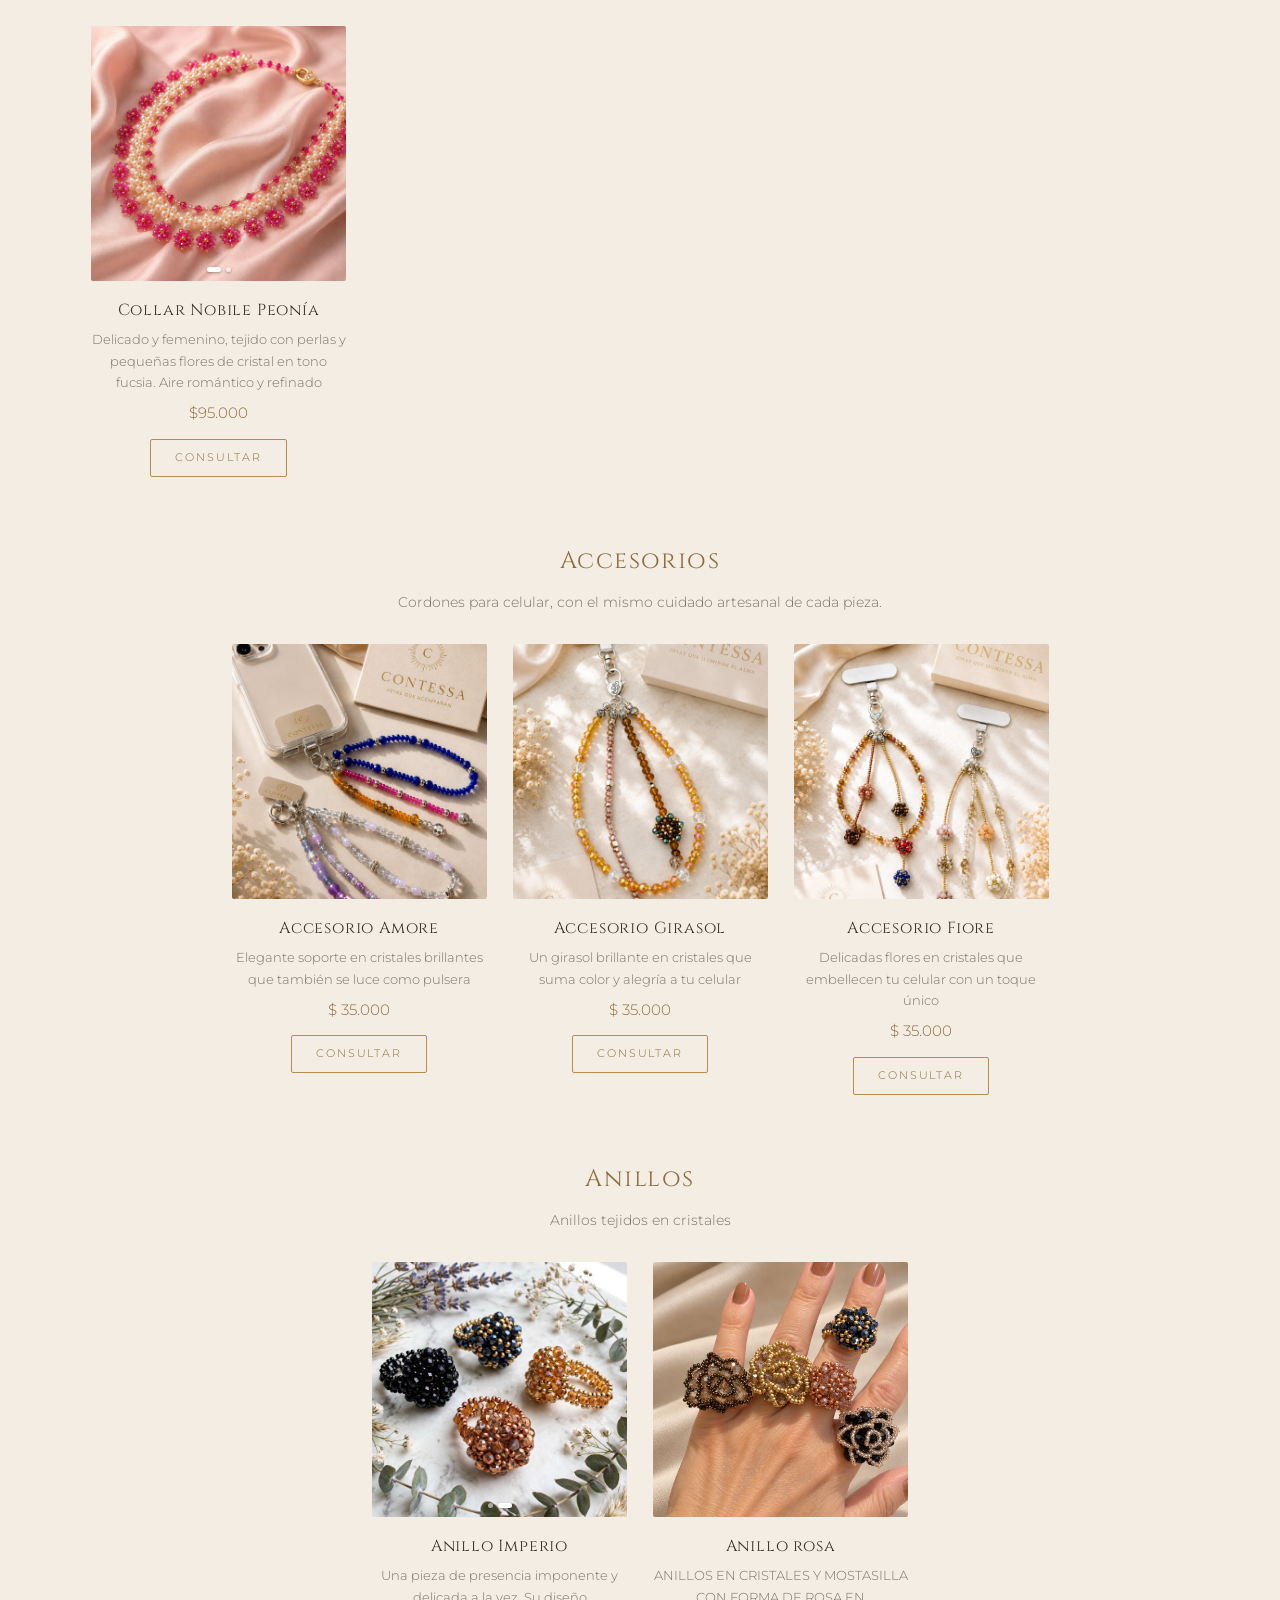
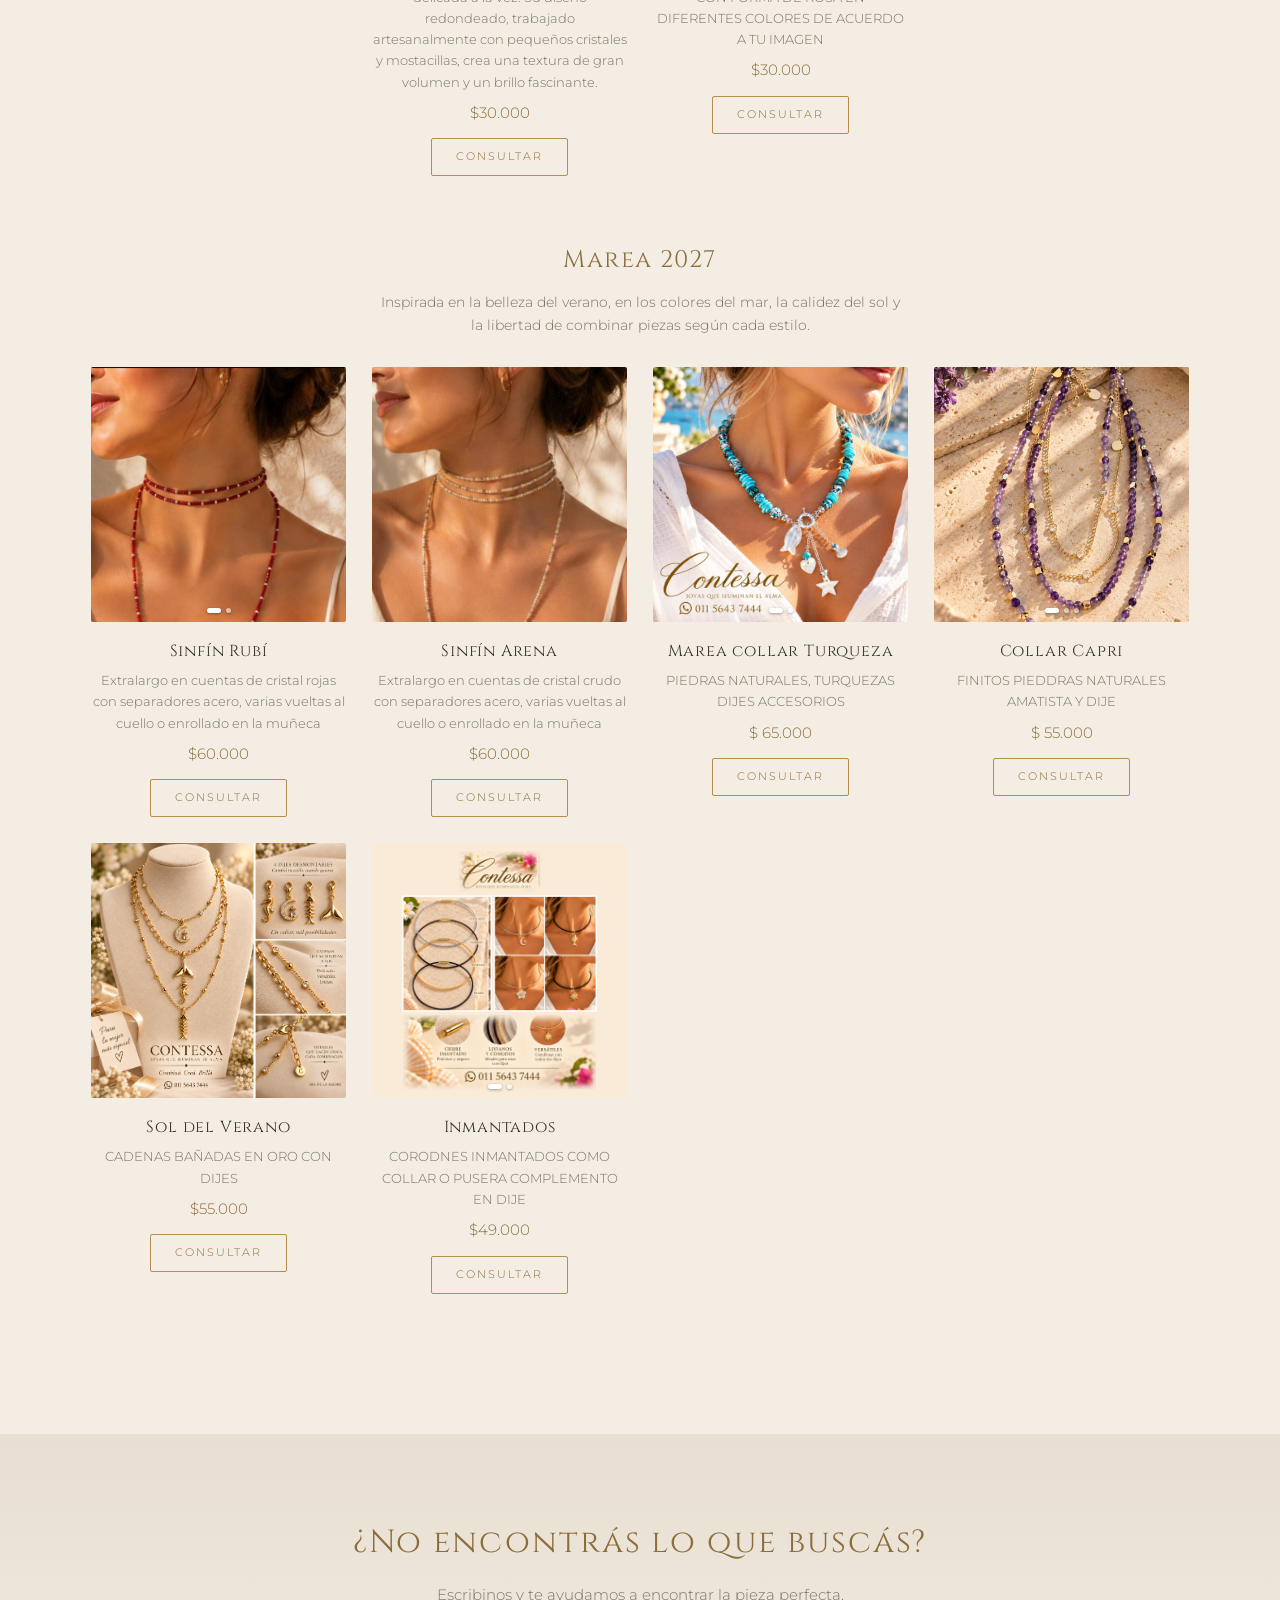
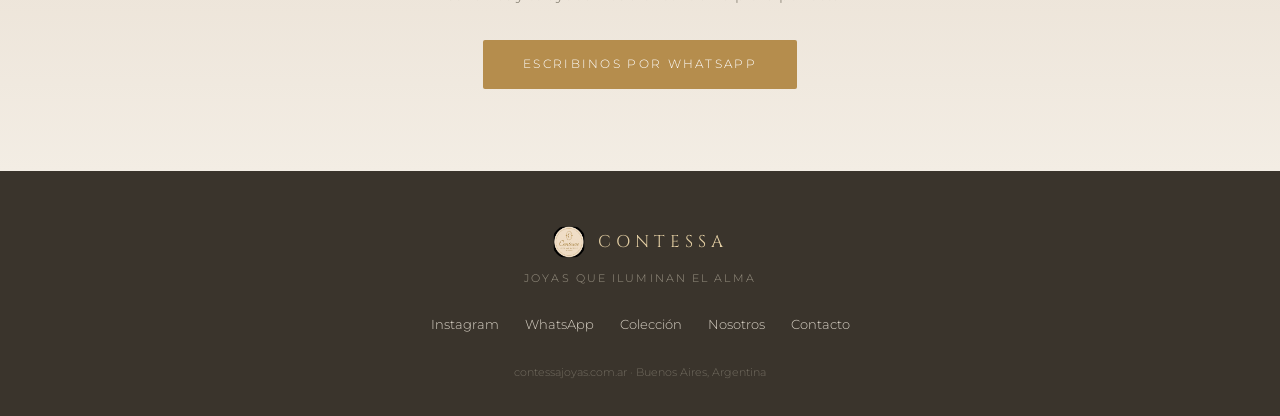
<file: coleccion.html>
<!DOCTYPE html>
<html lang="es">
<head>
<meta charset="UTF-8">
<meta name="viewport" content="width=device-width, initial-scale=1">
<title>Colección — CONTESSA</title>
<meta name="description" content="Descubrí las seis líneas de CONTESSA: Gala, Lungo, Fiore, Aros, Pulseras y Accesorios. Piezas tejidas a mano en cristal y perlas.">
<link rel="icon" href="/img/favicon.png">
<link rel="preconnect" href="https://fonts.googleapis.com">
<link rel="preconnect" href="https://fonts.gstatic.com" crossorigin>
<link href="https://fonts.googleapis.com/css2?family=Cormorant+Garamond:wght@300;400;500&family=Cinzel:wght@400;500&family=Montserrat:wght@300;400;500&display=swap" rel="stylesheet">
<link rel="stylesheet" href="/css/estilo.css">
</head>
<body data-page="coleccion">

<div id="nav-placeholder"></div>

<div class="pagehero">
  <div class="wrap">
    <p class="eyebrow">La colección completa</p>
    <h1>Seis líneas, un mismo espíritu</h1>
    <p id="textoLineas">Cada línea nace de una idea distinta. Todas se tejen a mano, de a una, con cristales y perlas seleccionadas.</p>
  </div>
</div>

<section style="padding-top:0;">
  <div class="wrap">
    <div class="chips" id="chips"></div>
    <div id="lineas-cont"></div>
  </div>
</section>

<section class="cierre">
  <div class="wrap">
    <h2>¿No encontrás lo que buscás?</h2>
    <p>Escribinos y te ayudamos a encontrar la pieza perfecta.</p>
    <a class="cta" data-wa data-wa-msg="Hola CONTESSA! Quiero consultar por una pieza" href="#" target="_blank" rel="noopener">Escribinos por WhatsApp</a>
  </div>
</section>

<div id="footer-placeholder"></div>

<script src="/js/datos.js"></script>
<script src="https://identity.netlify.com/v1/netlify-identity-widget.js"></script>
<script>
(function(){
  CONTESSA.renderNav();

  CONTESSA.cargarDatos().then(function(d){
    CONTESSA.renderFooter(d.cfg);
    var l = CONTESSA.aplicarContactoGlobal(d.cfg);
    if (d.cfg.textoLineas) document.getElementById('textoLineas').textContent = d.cfg.textoLineas;

    var grupos = CONTESSA.agrupar(d.cols, d.piezas);

    // chips
    var chips = document.getElementById('chips');
    var botones = ['<button data-f="todas" class="activo">Todas</button>']
      .concat(grupos.map(function(g){ return '<button data-f="' + CONTESSA.slug(g.nombre) + '">' + CONTESSA.esc(g.nombre) + '</button>'; }));
    chips.innerHTML = botones.join('');

    // bloques
    var cont = document.getElementById('lineas-cont');
    cont.innerHTML = grupos.map(function(g){
      var cards = g.items.map(function(p){ return CONTESSA.tarjetaPieza(p, l); }).join('');
      return ''
        + '<div class="linea-bloque" data-linea="' + CONTESSA.slug(g.nombre) + '" id="linea-' + CONTESSA.slug(g.nombre) + '">'
        +   '<div class="linea-head">'
        +     '<h3>' + CONTESSA.esc(g.nombre) + '</h3>'
        +     (g.descripcion ? '<p>' + CONTESSA.esc(g.descripcion) + '</p>' : '')
        +   '</div>'
        +   '<div class="grid">' + cards + '</div>'
        + '</div>';
    }).join('');

    CONTESSA.activarGalerias(cont);

    function filtrar(f){
      chips.querySelectorAll('button').forEach(function(b){ b.classList.toggle('activo', b.getAttribute('data-f') === f); });
      cont.querySelectorAll('.linea-bloque').forEach(function(bloque){
        bloque.style.display = (f === 'todas' || bloque.getAttribute('data-linea') === f) ? '' : 'none';
      });
    }
    chips.addEventListener('click', function(e){
      var btn = e.target.closest('button');
      if (!btn) return;
      filtrar(btn.getAttribute('data-f'));
    });

    // deep-link ?linea=Gala
    var params = new URLSearchParams(location.search);
    var pedida = params.get('linea');
    if (pedida) {
      var f = CONTESSA.slug(pedida);
      filtrar(f);
      var el = document.getElementById('linea-' + f);
      if (el) setTimeout(function(){ el.scrollIntoView({behavior:'smooth', block:'start'}); }, 150);
    }
  });
})();
</script>

</body>
</html>
</file>
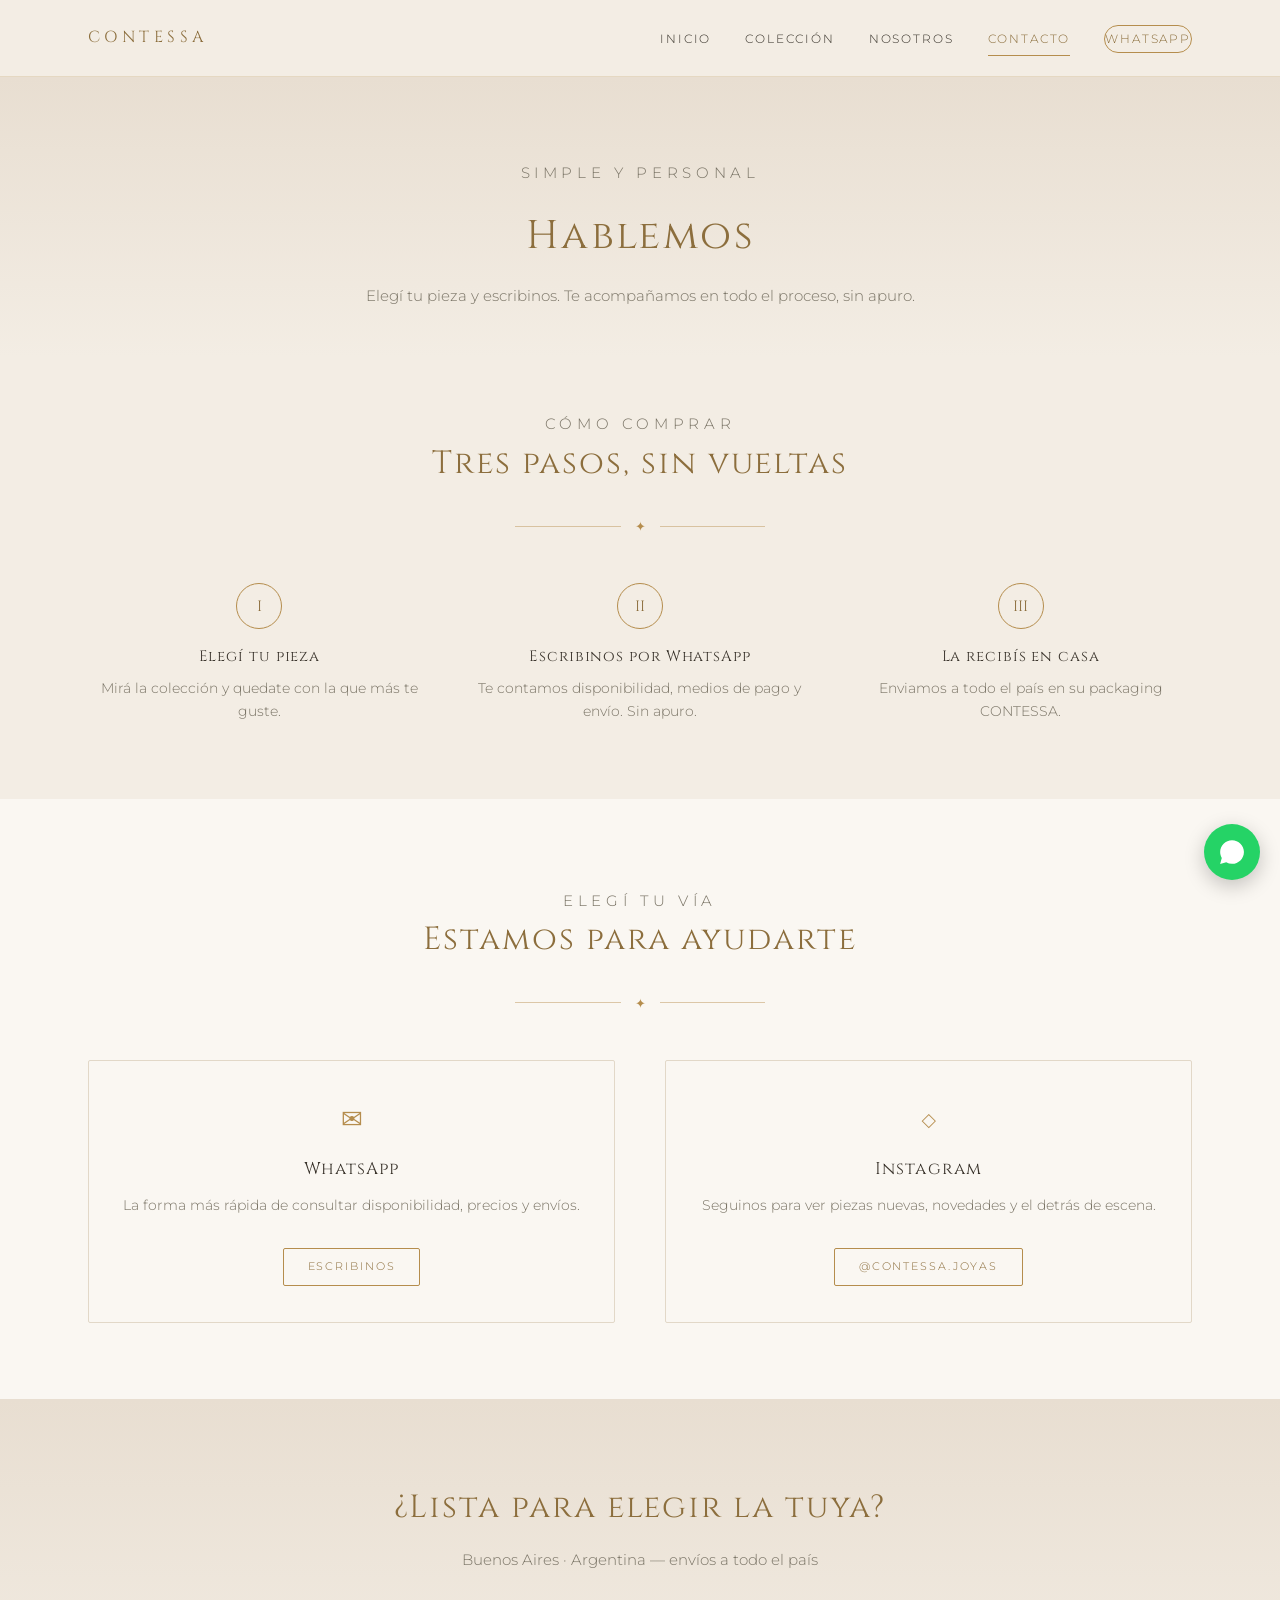
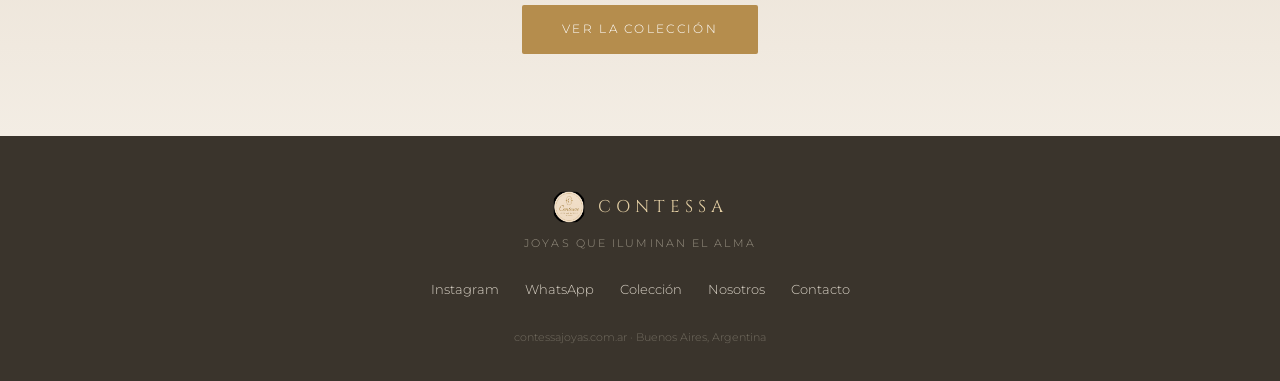
<file: contacto - copia.html>
<!DOCTYPE html>
<html lang="es">
<head>
<meta charset="UTF-8">
<meta name="viewport" content="width=device-width, initial-scale=1">
<title>Contacto — CONTESSA</title>
<meta name="description" content="Escribinos por WhatsApp o Instagram. Envíos a todo el país en el packaging CONTESSA.">
<link rel="icon" href="/img/favicon.png">
<link rel="preconnect" href="https://fonts.googleapis.com">
<link rel="preconnect" href="https://fonts.gstatic.com" crossorigin>
<link href="https://fonts.googleapis.com/css2?family=Cormorant+Garamond:wght@300;400;500&family=Cinzel:wght@400;500&family=Montserrat:wght@300;400;500&display=swap" rel="stylesheet">
<link rel="stylesheet" href="/css/estilo.css">
</head>
<body data-page="contacto">

<div id="nav-placeholder"></div>

<div class="pagehero">
  <div class="wrap">
    <p class="eyebrow">Simple y personal</p>
    <h1>Hablemos</h1>
    <p>Elegí tu pieza y escribinos. Te acompañamos en todo el proceso, sin apuro.</p>
  </div>
</div>

<section style="padding-top:40px;">
  <div class="wrap">
    <div class="sec-head">
      <p class="eyebrow">Cómo comprar</p>
      <h2>Tres pasos, sin vueltas</h2>
      <div class="divider"><span>✦</span></div>
    </div>
    <div class="pasos">
      <div class="paso"><div class="num">I</div><h3>Elegí tu pieza</h3><p>Mirá la colección y quedate con la que más te guste.</p></div>
      <div class="paso"><div class="num">II</div><h3>Escribinos por WhatsApp</h3><p>Te contamos disponibilidad, medios de pago y envío. Sin apuro.</p></div>
      <div class="paso"><div class="num">III</div><h3>La recibís en casa</h3><p>Enviamos a todo el país en su packaging CONTESSA.</p></div>
    </div>
  </div>
</section>

<section class="alt">
  <div class="wrap">
    <div class="sec-head">
      <p class="eyebrow">Elegí tu vía</p>
      <h2>Estamos para ayudarte</h2>
      <div class="divider"><span>✦</span></div>
    </div>
    <div class="contacto-grid">
      <div class="contacto-card">
        <div class="ico">✉</div>
        <h3>WhatsApp</h3>
        <p>La forma más rápida de consultar disponibilidad, precios y envíos.</p>
        <a class="btn-mini" data-wa data-wa-msg="Hola CONTESSA! Quiero consultar por una pieza" href="#" target="_blank" rel="noopener">Escribinos</a>
      </div>
      <div class="contacto-card">
        <div class="ico">◇</div>
        <h3>Instagram</h3>
        <p>Seguinos para ver piezas nuevas, novedades y el detrás de escena.</p>
        <a class="btn-mini" data-ig href="#" target="_blank" rel="noopener">@contessa.joyas</a>
      </div>
    </div>
  </div>
</section>

<section class="cierre">
  <div class="wrap">
    <h2>¿Lista para elegir la tuya?</h2>
    <p id="ubicacion2">Buenos Aires · Argentina — envíos a todo el país</p>
    <a class="cta" href="/coleccion.html">Ver la colección</a>
  </div>
</section>

<div id="footer-placeholder"></div>

<script src="/js/datos.js"></script>
<script src="https://identity.netlify.com/v1/netlify-identity-widget.js"></script>
<script>
(function(){
  CONTESSA.renderNav();
  CONTESSA.cargarDatos().then(function(d){
    CONTESSA.renderFooter(d.cfg);
    CONTESSA.aplicarContactoGlobal(d.cfg);
    if (d.cfg.ubicacion) document.getElementById('ubicacion2').textContent = d.cfg.ubicacion + ' — envíos a todo el país';
  });
})();
</script>

</body>
</html>
</file>
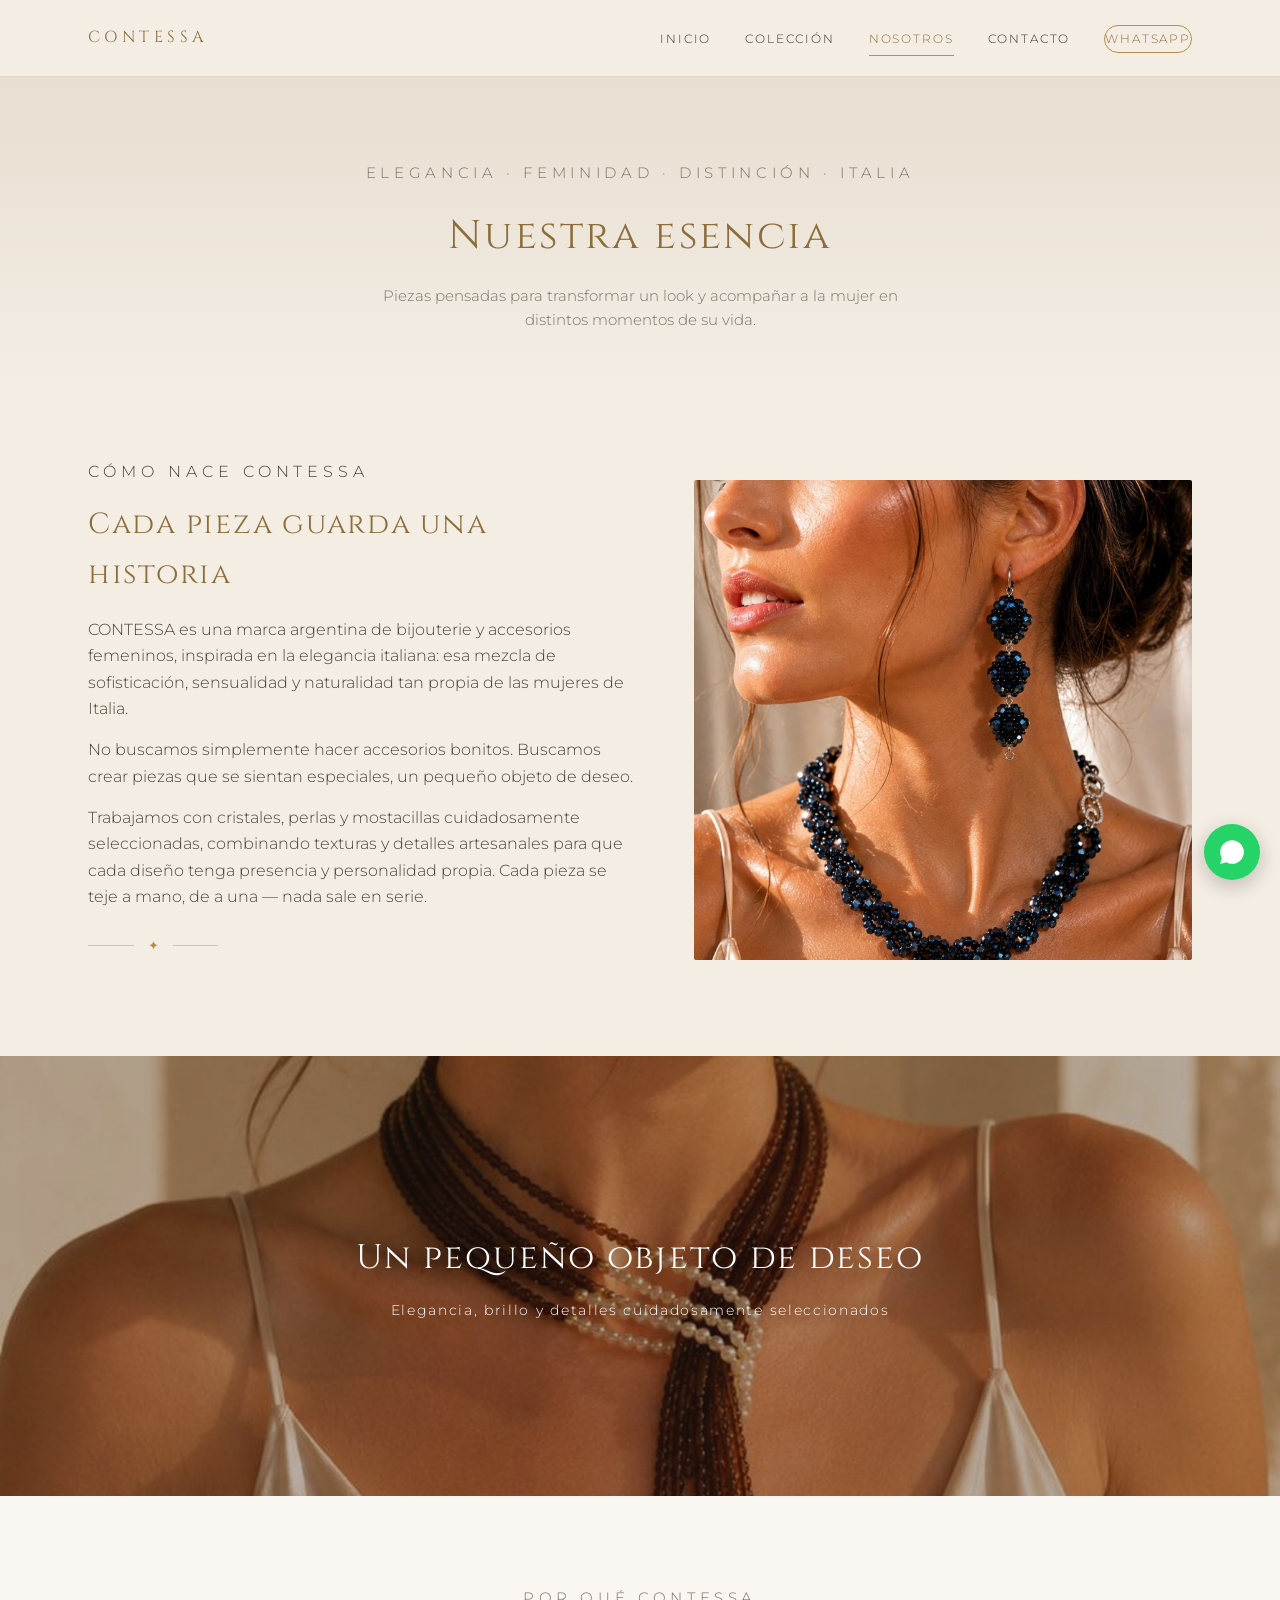
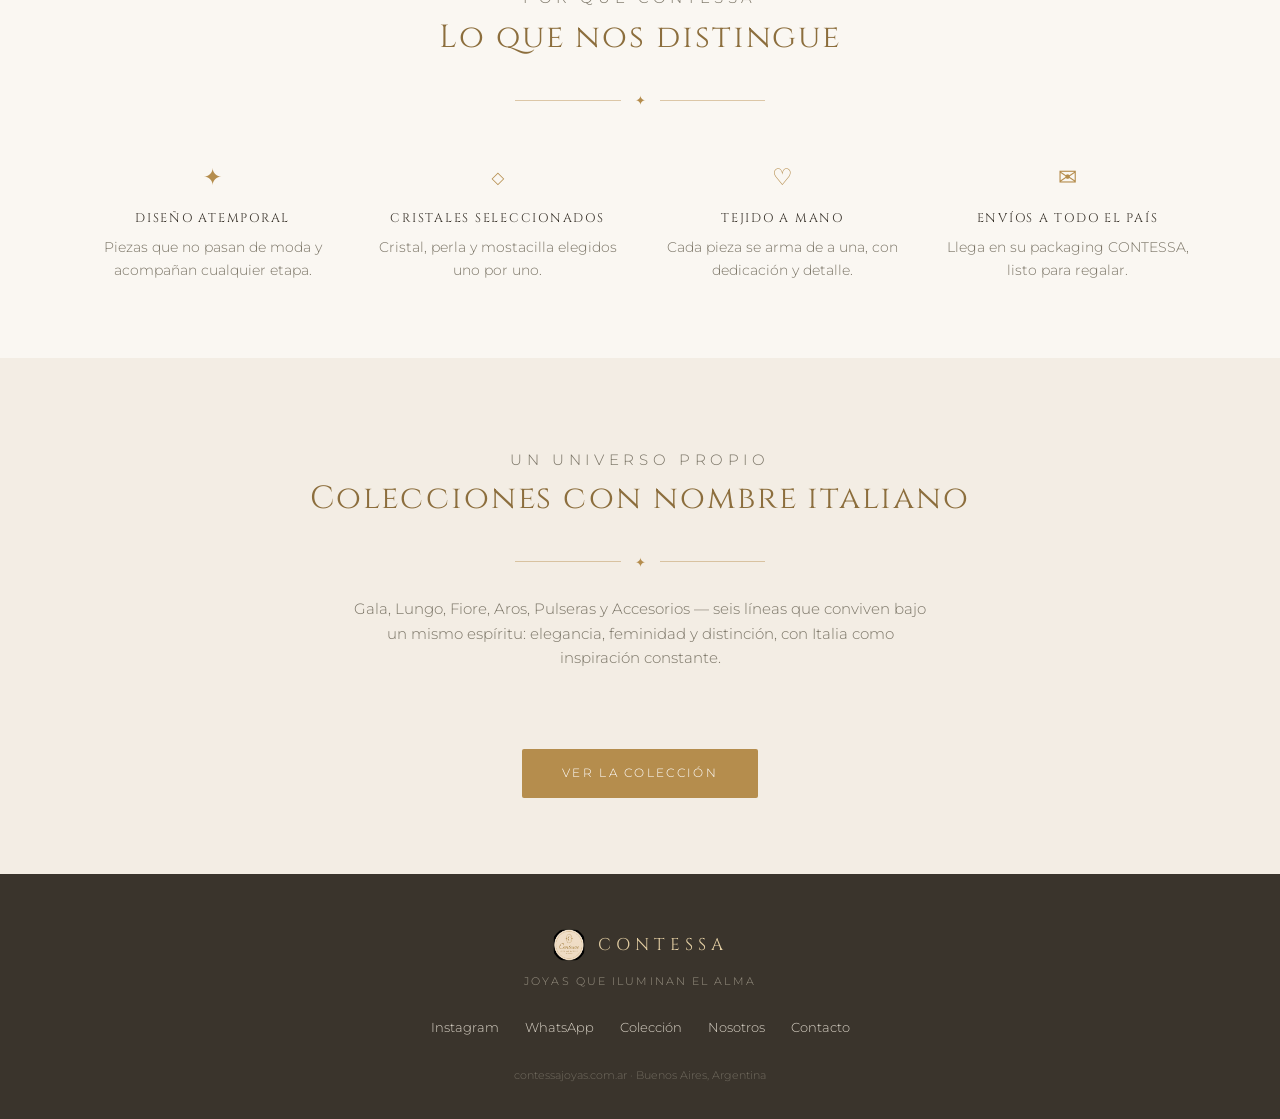
<file: nosotros - copia.html>
<!DOCTYPE html>
<html lang="es">
<head>
<meta charset="UTF-8">
<meta name="viewport" content="width=device-width, initial-scale=1">
<title>Nosotros — CONTESSA</title>
<meta name="description" content="CONTESSA es una marca argentina de bijouterie inspirada en la elegancia italiana. Piezas tejidas a mano, de a una, en Buenos Aires.">
<link rel="icon" href="/img/favicon.png">
<link rel="preconnect" href="https://fonts.googleapis.com">
<link rel="preconnect" href="https://fonts.gstatic.com" crossorigin>
<link href="https://fonts.googleapis.com/css2?family=Cormorant+Garamond:wght@300;400;500&family=Cinzel:wght@400;500&family=Montserrat:wght@300;400;500&display=swap" rel="stylesheet">
<link rel="stylesheet" href="/css/estilo.css">
</head>
<body data-page="nosotros">

<div id="nav-placeholder"></div>

<div class="pagehero">
  <div class="wrap">
    <p class="eyebrow">Elegancia · Feminidad · Distinción · Italia</p>
    <h1>Nuestra esencia</h1>
    <p>Piezas pensadas para transformar un look y acompañar a la mujer en distintos momentos de su vida.</p>
  </div>
</div>

<section>
  <div class="wrap">
    <div class="esencia">
      <div>
        <p class="eyebrow">Cómo nace CONTESSA</p>
        <h2 style="font-size:29px;color:var(--oroOsc);margin-bottom:18px;">Cada pieza guarda una historia</h2>
        <p>CONTESSA es una marca argentina de bijouterie y accesorios femeninos, inspirada en la elegancia italiana: esa mezcla de sofisticación, sensualidad y naturalidad tan propia de las mujeres de Italia.</p>
        <p>No buscamos simplemente hacer accesorios bonitos. Buscamos crear piezas que se sientan especiales, un pequeño objeto de deseo.</p>
        <p>Trabajamos con cristales, perlas y mostacillas cuidadosamente seleccionadas, combinando texturas y detalles artesanales para que cada diseño tenga presencia y personalidad propia. Cada pieza se teje a mano, de a una — nada sale en serie.</p>
        <div class="divider" style="margin-left:0;justify-content:flex-start;max-width:130px;"><span>✦</span></div>
      </div>
      <div class="foto"><img src="/img/esencia.jpg" alt="Collar CONTESSA" loading="lazy"></div>
    </div>
  </div>
</section>

<div class="banda">
  <img src="/img/banda.jpg" alt="Collar CONTESSA">
  <div class="txt">
    <h2>Un pequeño objeto de deseo</h2>
    <p>Elegancia, brillo y detalles cuidadosamente seleccionados</p>
  </div>
</div>

<section class="alt">
  <div class="wrap">
    <div class="sec-head">
      <p class="eyebrow">Por qué CONTESSA</p>
      <h2>Lo que nos distingue</h2>
      <div class="divider"><span>✦</span></div>
    </div>
    <div class="valores">
      <div class="valor"><div class="ico">✦</div><h3>Diseño atemporal</h3><p>Piezas que no pasan de moda y acompañan cualquier etapa.</p></div>
      <div class="valor"><div class="ico">◇</div><h3>Cristales seleccionados</h3><p>Cristal, perla y mostacilla elegidos uno por uno.</p></div>
      <div class="valor"><div class="ico">♡</div><h3>Tejido a mano</h3><p>Cada pieza se arma de a una, con dedicación y detalle.</p></div>
      <div class="valor"><div class="ico">✉</div><h3>Envíos a todo el país</h3><p>Llega en su packaging CONTESSA, listo para regalar.</p></div>
    </div>
  </div>
</section>

<section>
  <div class="wrap">
    <div class="sec-head">
      <p class="eyebrow">Un universo propio</p>
      <h2>Colecciones con nombre italiano</h2>
      <div class="divider"><span>✦</span></div>
      <p>Gala, Lungo, Fiore, Aros, Pulseras y Accesorios — seis líneas que conviven bajo un mismo espíritu: elegancia, feminidad y distinción, con Italia como inspiración constante.</p>
    </div>
    <div style="text-align:center;">
      <a class="cta" href="/coleccion.html">Ver la colección</a>
    </div>
  </div>
</section>

<div id="footer-placeholder"></div>

<script src="/js/datos.js"></script>
<script src="https://identity.netlify.com/v1/netlify-identity-widget.js"></script>
<script>
(function(){
  CONTESSA.renderNav();
  CONTESSA.cargarDatos().then(function(d){
    CONTESSA.renderFooter(d.cfg);
    CONTESSA.aplicarContactoGlobal(d.cfg);
  });
})();
</script>

</body>
</html>
</file>
<file: css/estilo.css>
:root{
  --arena:#F3EDE4; --arena2:#E8DED1; --papel:#FAF7F2;
  --oro:#B58D4D; --oroOsc:#8C6E3D;
  --tinta:#3A342C; --topo:#7A7466; --linea:#E2D8C8;
}
*{box-sizing:border-box;margin:0;padding:0;}
html{scroll-behavior:smooth;}
body{
  background:var(--arena); color:var(--tinta);
  font-family:'Montserrat',-apple-system,BlinkMacSystemFont,'Segoe UI',sans-serif;
  font-weight:300; line-height:1.7; -webkit-font-smoothing:antialiased;
}
img{max-width:100%;display:block;}
.wrap{max-width:1160px;margin:0 auto;padding:0 28px;}
h1,h2,h3{font-family:'Cinzel','Cormorant Garamond',Georgia,serif;font-weight:400;letter-spacing:.06em;}
a{color:inherit;}
.eyebrow{font-size:11px;letter-spacing:.32em;text-transform:uppercase;color:var(--oroOsc);margin-bottom:16px;}
.divider{display:flex;align-items:center;justify-content:center;gap:14px;margin:24px auto;max-width:250px;}
.divider::before,.divider::after{content:"";flex:1;height:1px;background:var(--oro);opacity:.45;}
.divider span{color:var(--oro);font-size:13px;}

/* ===== Nav ===== */
nav.sitenav{position:sticky;top:0;z-index:80;background:rgba(243,237,228,.94);backdrop-filter:blur(10px);border-bottom:1px solid rgba(181,141,77,.22);}
nav.sitenav .wrap{display:flex;align-items:center;justify-content:space-between;height:76px;}
nav.sitenav .marca{display:flex;align-items:center;gap:12px;text-decoration:none;}
nav.sitenav .marca img{width:42px;height:42px;border-radius:50%;}
nav.sitenav .marca span{font-family:'Cinzel',serif;font-size:16px;letter-spacing:.28em;color:var(--oroOsc);}
nav.sitenav ul{display:flex;gap:34px;list-style:none;align-items:center;}
nav.sitenav a.navlink{color:var(--tinta);text-decoration:none;font-size:11.5px;letter-spacing:.16em;text-transform:uppercase;transition:color .2s;padding:6px 0;position:relative;}
nav.sitenav a.navlink:hover{color:var(--oro);}
nav.sitenav a.navlink.activo{color:var(--oroOsc);}
nav.sitenav a.navlink.activo::after{content:"";position:absolute;left:0;right:0;bottom:-4px;height:1px;background:var(--oro);}
nav.sitenav .navcta{border:1px solid var(--oro);color:var(--oroOsc)!important;padding:9px 20px;border-radius:30px;}
nav.sitenav .navcta:hover{background:var(--oro);color:#fff!important;}
.burger{display:none;background:none;border:0;cursor:pointer;padding:6px;}
.burger span{display:block;width:22px;height:1px;background:var(--tinta);margin:5px 0;}
@media(max-width:820px){
  nav.sitenav ul{position:fixed;top:76px;left:0;right:0;background:var(--papel);flex-direction:column;gap:0;border-bottom:1px solid var(--linea);
    transform:translateY(-8px);opacity:0;pointer-events:none;transition:all .22s;}
  nav.sitenav ul.abierto{transform:translateY(0);opacity:1;pointer-events:auto;}
  nav.sitenav ul li{width:100%;text-align:center;border-top:1px solid var(--linea);}
  nav.sitenav ul li a{display:block;padding:18px 0;}
  .burger{display:block;}
}

/* ===== Hero / carousel ===== */
header.hero{position:relative;height:88vh;min-height:560px;max-height:820px;overflow:hidden;display:flex;align-items:center;justify-content:center;text-align:center;}
.hero-slide{position:absolute;inset:0;opacity:0;transition:opacity 1.4s ease;}
.hero-slide.activa{opacity:1;}
.hero-slide img{width:100%;height:100%;object-fit:cover;object-position:center 22%;}
header.hero::after{content:"";position:absolute;inset:0;background:linear-gradient(180deg,rgba(30,24,16,.32) 0%,rgba(30,24,16,.5) 100%);z-index:1;}
.hero-contenido{position:relative;z-index:2;color:#fff;padding:0 28px;}
.hero-contenido img.logo{width:min(420px,82vw);margin:0 auto 10px;filter:drop-shadow(0 6px 26px rgba(0,0,0,.5));}
.hero-tagline{font-family:'Cinzel',serif;font-size:clamp(11px,1.4vw,13px);letter-spacing:.34em;text-transform:uppercase;color:var(--oro);margin-top:6px;text-shadow:0 2px 10px rgba(0,0,0,.45);}
.sr-only{position:absolute;width:1px;height:1px;padding:0;margin:-1px;overflow:hidden;clip:rect(0,0,0,0);white-space:nowrap;border:0;}
.hero-contenido h1{font-size:clamp(30px,5.2vw,50px);line-height:1.25;text-shadow:0 3px 20px rgba(0,0,0,.4);}
.hero-contenido .sub{margin-top:14px;font-size:13px;letter-spacing:.24em;text-transform:uppercase;text-shadow:0 2px 12px rgba(0,0,0,.4);}
.cta{display:inline-block;margin-top:32px;padding:15px 40px;background:var(--oro);color:#fff;text-decoration:none;font-size:11.5px;letter-spacing:.2em;text-transform:uppercase;border-radius:2px;transition:background .25s,transform .2s;}
.cta:hover{background:var(--oroOsc);transform:translateY(-2px);}
.cta.linea2{background:transparent;border:1px solid #fff;margin-left:14px;}
.cta.linea2:hover{background:#fff;color:var(--oroOsc);}
.hero-dots{position:absolute;bottom:26px;left:0;right:0;z-index:2;display:flex;gap:9px;justify-content:center;}
.hero-dots span{width:6px;height:6px;border-radius:50%;background:rgba(255,255,255,.5);transition:all .3s;}
.hero-dots span.activo{background:#fff;width:20px;border-radius:4px;}

/* ===== Page hero (páginas internas) ===== */
.pagehero{text-align:center;padding:70px 0 50px;background:linear-gradient(180deg,var(--arena2) 0%,var(--arena) 100%);}
.pagehero h1{font-size:clamp(27px,4.4vw,40px);color:var(--oroOsc);}
.pagehero p{margin-top:14px;color:var(--topo);font-size:14.5px;max-width:560px;margin-left:auto;margin-right:auto;}

section{padding:76px 0;}
section.alt{background:var(--papel);}
.sec-head{text-align:center;margin-bottom:46px;}
.sec-head h2{font-size:clamp(23px,3.4vw,32px);color:var(--oroOsc);}
.sec-head p{max-width:590px;margin:14px auto 0;color:var(--topo);font-size:14.5px;}

/* ===== Esencia ===== */
.esencia{display:grid;grid-template-columns:1.05fr .95fr;gap:56px;align-items:center;}
.esencia .foto img{width:100%;height:480px;object-fit:cover;border-radius:2px;}
.esencia p{margin-bottom:15px;color:#4A4438;font-size:15.5px;}
@media(max-width:820px){.esencia{grid-template-columns:1fr;gap:32px;} .esencia .foto img{height:380px;}}

/* ===== Líneas (home cards) ===== */
.lineas-grid{display:grid;grid-template-columns:repeat(3,1fr);gap:26px;}
@media(max-width:900px){.lineas-grid{grid-template-columns:repeat(2,1fr);}}
@media(max-width:560px){.lineas-grid{grid-template-columns:1fr;}}
.linea-card{position:relative;display:block;text-decoration:none;overflow:hidden;border-radius:2px;aspect-ratio:4/5;}
.linea-card img{width:100%;height:100%;object-fit:cover;transition:transform .7s ease;}
.linea-card:hover img{transform:scale(1.07);}
.linea-card::after{content:"";position:absolute;inset:0;background:linear-gradient(180deg,rgba(20,16,10,0) 40%,rgba(20,16,10,.72) 100%);}
.linea-card .txt{position:absolute;left:0;right:0;bottom:0;z-index:2;padding:22px;color:#fff;}
.linea-card .txt .sm{display:block;font-size:10px;letter-spacing:.28em;text-transform:uppercase;color:#E4CFA4;margin-bottom:5px;}
.linea-card .txt h3{font-size:20px;}
.linea-card .txt p{font-size:12px;color:#E9E2D6;margin-top:6px;line-height:1.5;}

/* ===== Filtro chips (catálogo) ===== */
.chips{display:flex;gap:12px;justify-content:center;flex-wrap:wrap;margin-bottom:50px;position:sticky;top:76px;z-index:40;background:var(--arena);padding:16px 0;}
.chips button{
  cursor:pointer;border:1px solid var(--oro);background:transparent;color:var(--oroOsc);
  padding:9px 24px;border-radius:30px;font-size:11px;letter-spacing:.18em;font-family:inherit;
  text-transform:uppercase;transition:all .25s;
}
.chips button:hover{background:rgba(181,141,77,.12);}
.chips button.activo{background:var(--oro);color:#fff;}

/* ===== bloque de línea / grilla piezas ===== */
.linea-bloque{margin-bottom:64px;scroll-margin-top:150px;}
.linea-head{text-align:center;margin-bottom:30px;}
.linea-head h3{font-size:24px;color:var(--oroOsc);}
.linea-head p{max-width:520px;margin:10px auto 0;font-size:13.5px;color:var(--topo);}

.grid{
  display:grid;
  grid-template-columns:repeat(auto-fit,minmax(210px,255px));
  justify-content:center;
  gap:26px;
}
@media(max-width:470px){.grid{grid-template-columns:minmax(0,320px);}}
.pieza{text-align:center;}
.pieza-img{overflow:hidden;border-radius:2px;background:var(--arena2);}
.pieza-img img{width:100%;aspect-ratio:1;object-fit:cover;transition:transform .6s ease;}
.pieza:hover .pieza-img img{transform:scale(1.06);}
/* galería por pieza (varias fotos del mismo modelo) */
.pieza-img.multi{position:relative;aspect-ratio:1;}
.pieza-img.multi img.slide{position:absolute;inset:0;height:100%;opacity:0;transition:opacity 1s ease,transform .6s ease;}
.pieza-img.multi img.slide.activa{opacity:1;}
.pieza-dots{position:absolute;left:0;right:0;bottom:9px;display:flex;gap:5px;justify-content:center;z-index:2;}
.pieza-dots i{width:5px;height:5px;border-radius:50%;background:rgba(255,255,255,.55);box-shadow:0 1px 3px rgba(0,0,0,.35);cursor:pointer;transition:all .3s;}
.pieza-dots i.activo{background:#fff;width:14px;border-radius:3px;}
.pieza h4{font-family:'Cinzel',serif;font-weight:400;font-size:16px;margin-top:16px;letter-spacing:.05em;}
.pieza .desc{font-size:12.5px;color:var(--topo);margin-top:5px;min-height:38px;}
.pieza .precio{font-size:15px;color:var(--oroOsc);margin-top:7px;}
.btn-mini{display:inline-block;margin-top:13px;padding:9px 24px;border:1px solid var(--oro);color:var(--oroOsc);text-decoration:none;font-size:10.5px;letter-spacing:.18em;text-transform:uppercase;border-radius:2px;transition:all .25s;}
.btn-mini:hover{background:var(--oro);color:#fff;}

.banda{position:relative;height:440px;overflow:hidden;display:flex;align-items:center;justify-content:center;text-align:center;}
.banda img{position:absolute;inset:0;width:100%;height:100%;object-fit:cover;object-position:center 28%;}
.banda::after{content:"";position:absolute;inset:0;background:rgba(44,36,26,.34);}
.banda .txt{position:relative;z-index:2;color:#fff;padding:0 28px;}
.banda h2{font-size:clamp(24px,3.8vw,34px);text-shadow:0 2px 18px rgba(0,0,0,.35);}
.banda p{margin-top:12px;font-size:14px;letter-spacing:.12em;text-shadow:0 2px 14px rgba(0,0,0,.4);}

.valores{display:grid;grid-template-columns:repeat(4,1fr);gap:36px;text-align:center;}
@media(max-width:820px){.valores{grid-template-columns:repeat(2,1fr);gap:30px;}}
.valor .ico{font-size:23px;color:var(--oro);margin-bottom:11px;}
.valor h3{font-size:12.5px;letter-spacing:.14em;text-transform:uppercase;margin-bottom:7px;}
.valor p{font-size:13.5px;color:var(--topo);}

.pasos{display:grid;grid-template-columns:repeat(3,1fr);gap:38px;}
@media(max-width:820px){.pasos{grid-template-columns:1fr;gap:28px;}}
.paso{text-align:center;}
.paso .num{width:46px;height:46px;margin:0 auto 15px;border-radius:50%;border:1px solid var(--oro);color:var(--oroOsc);display:flex;align-items:center;justify-content:center;font-family:'Cinzel',serif;font-size:15px;}
.paso h3{font-size:15px;margin-bottom:7px;}
.paso p{font-size:13.5px;color:var(--topo);}

.cierre{text-align:center;padding:82px 0;background:linear-gradient(180deg,var(--arena2) 0%,var(--arena) 100%);}
.cierre h2{font-size:clamp(23px,3.6vw,32px);color:var(--oroOsc);}
.cierre p{margin-top:13px;color:var(--topo);font-size:14.5px;}

/* ===== Contacto ===== */
.contacto-grid{display:grid;grid-template-columns:1fr 1fr;gap:50px;align-items:start;}
@media(max-width:820px){.contacto-grid{grid-template-columns:1fr;}}
.contacto-card{background:var(--papel);border:1px solid var(--linea);border-radius:2px;padding:36px 32px;text-align:center;}
.contacto-card .ico{font-size:26px;color:var(--oro);margin-bottom:14px;}
.contacto-card h3{font-size:17px;margin-bottom:10px;}
.contacto-card p{font-size:13.5px;color:var(--topo);margin-bottom:18px;}

footer{background:var(--tinta);color:#D9D2C6;padding:54px 0 34px;text-align:center;}
footer .fmarca{display:flex;align-items:center;justify-content:center;gap:12px;}
footer .fmarca img{width:34px;height:34px;border-radius:50%;}
footer .fmarca span{font-family:'Cinzel',serif;font-size:17px;letter-spacing:.3em;color:#E4CFA4;}
footer .ftag{font-size:10.5px;letter-spacing:.2em;text-transform:uppercase;margin-top:11px;color:#9A9384;}
footer .links{margin-top:26px;display:flex;gap:26px;justify-content:center;flex-wrap:wrap;}
footer a{color:#D9D2C6;text-decoration:none;font-size:12.5px;}
footer a:hover{color:#E4CFA4;}
footer .legal{margin-top:28px;font-size:11px;color:#726C60;}

.wa{position:fixed;right:20px;bottom:20px;z-index:99;width:56px;height:56px;border-radius:50%;background:#25D366;display:flex;align-items:center;justify-content:center;box-shadow:0 6px 20px rgba(0,0,0,.22);transition:transform .2s;}
.wa:hover{transform:scale(1.08);}
.wa svg{width:30px;height:30px;fill:#fff;}
</file>
